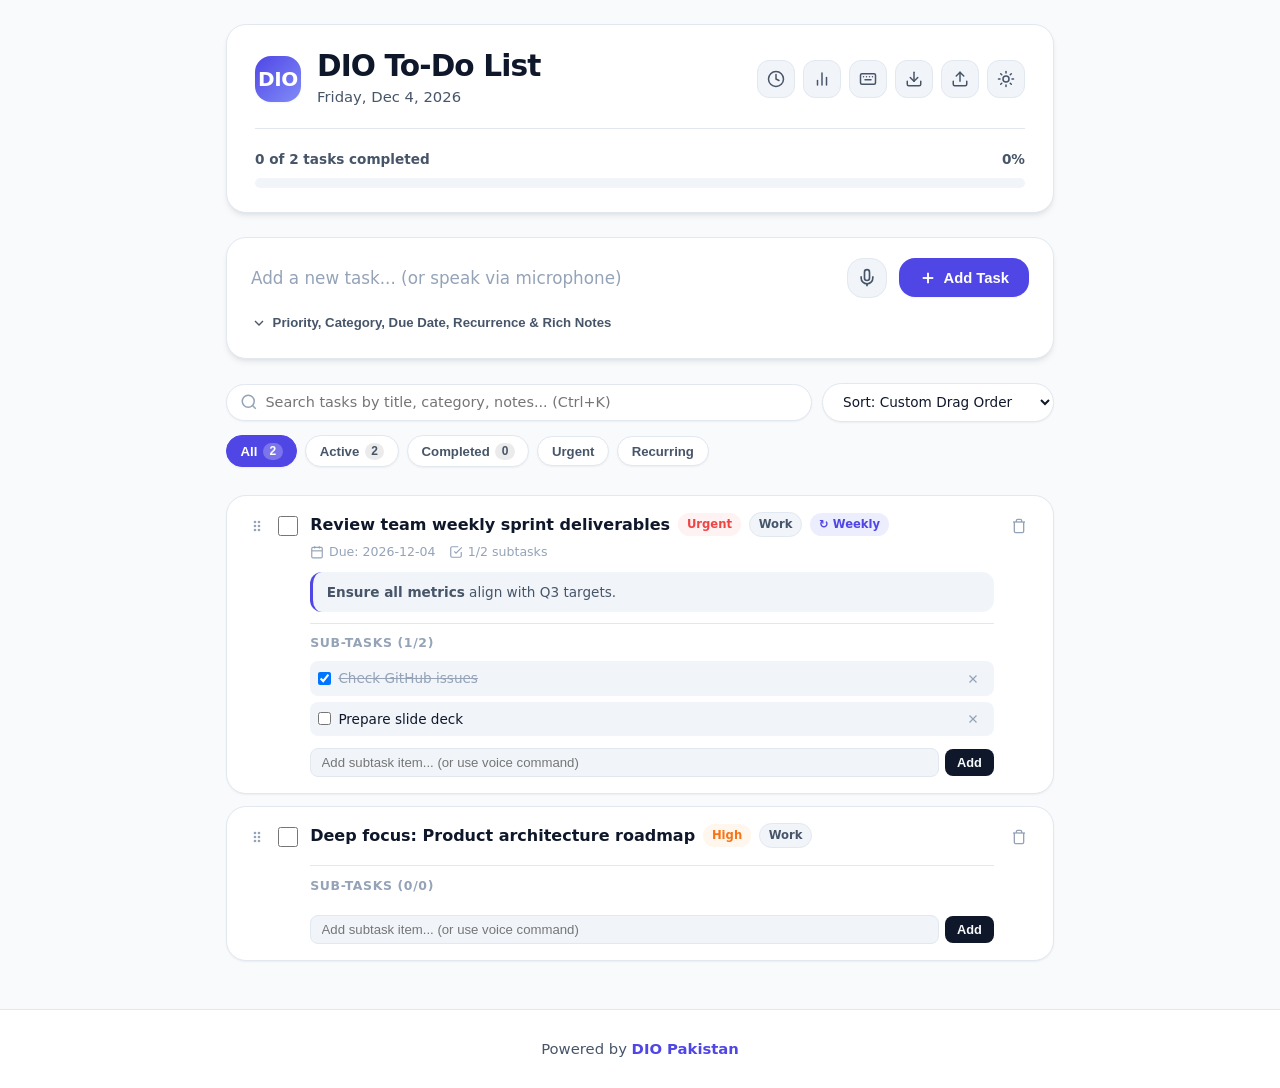
<file: index.html>
<!DOCTYPE html>
<html lang="en">
<head>
  <meta charset="UTF-8" />
  <meta name="viewport" content="width=device-width, initial-scale=1.0" />
  <title>DIO To-Do List</title>
  <meta name="description" content="DIO To-Do List - Complete Single-File Productivity Suite" />
  <style>
    /* =========================================================
       CSS VARIABLES & THEMES (Light, Dark, Deep Ocean Blue)
       ========================================================= */
    :root {
      --font-sans: system-ui, -apple-system, BlinkMacSystemFont, "Segoe UI", Roboto, Oxygen, Ubuntu, Cantarell, "Helvetica Neue", sans-serif;
      --font-mono: ui-monospace, SFMono-Regular, Menlo, Monaco, Consolas, monospace;

      /* Light Theme Defaults */
      --bg-primary: #f8fafc;
      --bg-surface: #ffffff;
      --bg-surface-subtle: #f1f5f9;
      --bg-hover: #e2e8f0;
      --border-color: #e2e8f0;
      --border-subtle: #cbd5e1;

      --text-primary: #0f172a;
      --text-secondary: #475569;
      --text-muted: #94a3b8;

      --accent-primary: #4f46e5;
      --accent-primary-hover: #4338ca;
      --accent-primary-light: #eef2ff;
      --accent-text: #ffffff;

      --priority-urgent: #ef4444;
      --priority-urgent-bg: #fef2f2;
      --priority-high: #f97316;
      --priority-high-bg: #fff7ed;
      --priority-medium: #3b82f6;
      --priority-medium-bg: #eff6ff;
      --priority-low: #10b981;
      --priority-low-bg: #ecfdf5;

      --radius-sm: 8px;
      --radius-md: 12px;
      --radius-lg: 16px;
      --radius-xl: 20px;
      --radius-full: 9999px;

      --shadow-sm: 0 1px 2px 0 rgba(0, 0, 0, 0.05);
      --shadow-md: 0 4px 6px -1px rgba(0, 0, 0, 0.08), 0 2px 4px -2px rgba(0, 0, 0, 0.06);
      --shadow-lg: 0 10px 15px -3px rgba(0, 0, 0, 0.08), 0 4px 6px -4px rgba(0, 0, 0, 0.04);
      --shadow-xl: 0 20px 25px -5px rgba(0, 0, 0, 0.1), 0 8px 10px -6px rgba(0, 0, 0, 0.05);
      --shadow-floating: 0 12px 24px -4px rgba(79, 70, 229, 0.25);

      --transition-fast: 0.15s ease;
      --transition-normal: 0.25s cubic-bezier(0.16, 1, 0.3, 1);
    }

    /* Dark Theme */
    [data-theme="dark"] {
      --bg-primary: #090d16;
      --bg-surface: #131b2e;
      --bg-surface-subtle: #1c2742;
      --bg-hover: #263456;
      --border-color: #24304d;
      --border-subtle: #33436a;

      --text-primary: #f8fafc;
      --text-secondary: #cbd5e1;
      --text-muted: #64748b;

      --accent-primary: #6366f1;
      --accent-primary-hover: #4f46e5;
      --accent-primary-light: rgba(99, 102, 241, 0.18);
      --accent-text: #ffffff;

      --priority-urgent: #f87171;
      --priority-urgent-bg: rgba(239, 68, 68, 0.15);
      --priority-high: #fb923c;
      --priority-high-bg: rgba(249, 115, 22, 0.15);
      --priority-medium: #60a5fa;
      --priority-medium-bg: rgba(59, 130, 246, 0.15);
      --priority-low: #34d399;
      --priority-low-bg: rgba(16, 185, 129, 0.15);

      --shadow-sm: 0 1px 2px 0 rgba(0, 0, 0, 0.4);
      --shadow-md: 0 4px 10px rgba(0, 0, 0, 0.5);
      --shadow-lg: 0 10px 20px rgba(0, 0, 0, 0.6);
      --shadow-xl: 0 20px 30px rgba(0, 0, 0, 0.7);
      --shadow-floating: 0 12px 24px -4px rgba(99, 102, 241, 0.3);
    }

    /* Custom Deep Ocean Blue Theme */
    [data-theme="blue"] {
      --bg-primary: #0b192c;
      --bg-surface: #1e3e62;
      --bg-surface-subtle: #244870;
      --bg-hover: #2d5584;
      --border-color: #2d5584;
      --border-subtle: #3b6b9e;

      --text-primary: #ffffff;
      --text-secondary: #d1e2f3;
      --text-muted: #8eb0d4;

      --accent-primary: #0081c9;
      --accent-primary-hover: #006eb0;
      --accent-primary-light: rgba(0, 129, 201, 0.22);
      --accent-text: #ffffff;

      --priority-urgent: #ff6b6b;
      --priority-urgent-bg: rgba(255, 107, 107, 0.2);
      --priority-high: #ffa94d;
      --priority-high-bg: rgba(255, 169, 77, 0.2);
      --priority-medium: #4dabf7;
      --priority-medium-bg: rgba(77, 171, 247, 0.2);
      --priority-low: #51cf66;
      --priority-low-bg: rgba(81, 207, 102, 0.2);

      --shadow-sm: 0 1px 2px 0 rgba(0, 0, 0, 0.3);
      --shadow-md: 0 4px 10px rgba(0, 0, 0, 0.4);
      --shadow-lg: 0 10px 20px rgba(0, 0, 0, 0.5);
      --shadow-xl: 0 20px 30px rgba(0, 0, 0, 0.6);
      --shadow-floating: 0 12px 24px -4px rgba(0, 129, 201, 0.4);
    }

    /* =========================================================
       BASE & RESET
       ========================================================= */
    *, *::before, *::after {
      box-sizing: border-box;
      margin: 0;
      padding: 0;
    }

    html {
      scroll-behavior: smooth;
      -webkit-tap-highlight-color: transparent;
    }

    body {
      font-family: var(--font-sans);
      background-color: var(--bg-primary);
      color: var(--text-primary);
      line-height: 1.5;
      min-height: 100vh;
      display: flex;
      flex-direction: column;
      transition: background-color var(--transition-normal), color var(--transition-normal);
      overflow-x: hidden;
    }

    .app-container {
      width: 100%;
      max-width: 860px;
      margin: 0 auto;
      padding: 1.5rem 1rem 3rem 1rem;
      flex: 1;
      display: flex;
      flex-direction: column;
      gap: 1.5rem;
    }

    /* =========================================================
       HEADER & MOBILE RESPONSIVENESS
       ========================================================= */
    .header-card {
      background: var(--bg-surface);
      border: 1px solid var(--border-color);
      border-radius: var(--radius-xl);
      padding: 1.5rem 1.75rem;
      box-shadow: var(--shadow-md);
      transition: all var(--transition-normal);
    }

    .header-top {
      display: flex;
      align-items: center;
      justify-content: space-between;
      gap: 1rem;
      flex-wrap: wrap;
    }

    .header-brand {
      display: flex;
      align-items: center;
      gap: 1rem;
    }

    .logo-badge {
      width: 46px;
      height: 46px;
      border-radius: var(--radius-lg);
      background: linear-gradient(135deg, var(--accent-primary), #818cf8);
      color: #ffffff;
      display: flex;
      align-items: center;
      justify-content: center;
      font-weight: 800;
      font-size: 1.25rem;
      letter-spacing: -0.02em;
      box-shadow: var(--shadow-sm);
      flex-shrink: 0;
    }

    .header-titles {
      display: flex;
      flex-direction: column;
    }

    .app-title {
      font-size: 1.85rem;
      font-weight: 800;
      letter-spacing: -0.03em;
      color: var(--text-primary);
      line-height: 1.15;
    }

    .header-date {
      font-size: 0.925rem;
      font-weight: 500;
      color: var(--text-secondary);
      margin-top: 0.2rem;
    }

    .header-controls {
      display: flex;
      align-items: center;
      gap: 0.5rem;
      flex-wrap: wrap;
    }

    .icon-btn {
      background: var(--bg-surface-subtle);
      border: 1px solid var(--border-color);
      color: var(--text-secondary);
      border-radius: var(--radius-md);
      width: 38px;
      height: 38px;
      display: inline-flex;
      align-items: center;
      justify-content: center;
      cursor: pointer;
      transition: all var(--transition-fast);
      position: relative;
    }

    .icon-btn:hover {
      background: var(--bg-hover);
      color: var(--text-primary);
      border-color: var(--border-subtle);
      transform: translateY(-1px);
    }

    .icon-btn:active {
      transform: translateY(0);
    }

    .icon-btn svg {
      width: 18px;
      height: 18px;
      stroke-width: 2;
      stroke: currentColor;
      fill: none;
      stroke-linecap: round;
      stroke-linejoin: round;
    }

    /* Mobile media queries: prominent title, date & centered controls */
    @media (max-width: 640px) {
      .header-card {
        padding: 1.25rem 1rem;
        text-align: center;
      }
      .header-top {
        flex-direction: column;
        align-items: center;
        justify-content: center;
        gap: 1rem;
      }
      .header-brand {
        flex-direction: column;
        align-items: center;
        text-align: center;
        gap: 0.75rem;
      }
      .app-title {
        font-size: 2.15rem !important;
        font-weight: 900;
        line-height: 1.1;
      }
      .header-date {
        font-size: 1.05rem !important;
        font-weight: 600;
        margin-top: 0.35rem;
      }
      .header-controls {
        width: 100%;
        justify-content: center;
        gap: 0.65rem;
      }
      .icon-btn {
        width: 42px;
        height: 42px;
      }
    }

    /* =========================================================
       PROGRESS BAR
       ========================================================= */
    .progress-section {
      margin-top: 1.25rem;
      padding-top: 1.25rem;
      border-top: 1px solid var(--border-color);
    }

    .progress-labels {
      display: flex;
      justify-content: space-between;
      align-items: center;
      font-size: 0.85rem;
      font-weight: 600;
      color: var(--text-secondary);
      margin-bottom: 0.5rem;
    }

    .progress-track {
      width: 100%;
      height: 10px;
      background: var(--bg-surface-subtle);
      border-radius: var(--radius-full);
      overflow: hidden;
      position: relative;
    }

    .progress-fill {
      height: 100%;
      background: linear-gradient(90deg, var(--accent-primary), #10b981);
      border-radius: var(--radius-full);
      transition: width 0.4s cubic-bezier(0.16, 1, 0.3, 1);
      width: 0%;
    }

    /* =========================================================
       TASK INPUT AREA
       ========================================================= */
    .task-input-card {
      background: var(--bg-surface);
      border: 1px solid var(--border-color);
      border-radius: var(--radius-xl);
      padding: 1.25rem 1.5rem;
      box-shadow: var(--shadow-md);
      display: flex;
      flex-direction: column;
      gap: 0.85rem;
      transition: all var(--transition-normal);
    }

    .task-input-main {
      display: flex;
      align-items: center;
      gap: 0.75rem;
    }

    .task-main-input {
      flex: 1;
      font-family: inherit;
      font-size: 1.05rem;
      font-weight: 500;
      color: var(--text-primary);
      background: transparent;
      border: none;
      outline: none;
    }

    .task-main-input::placeholder {
      color: var(--text-muted);
    }

    .voice-btn {
      background: var(--bg-surface-subtle);
      border: 1px solid var(--border-color);
      color: var(--text-secondary);
      border-radius: var(--radius-lg);
      width: 40px;
      height: 40px;
      display: inline-flex;
      align-items: center;
      justify-content: center;
      cursor: pointer;
      transition: all var(--transition-fast);
      flex-shrink: 0;
    }

    .voice-btn:hover {
      color: var(--text-primary);
      background: var(--bg-hover);
    }

    .voice-btn.listening {
      background: #ef4444;
      color: #ffffff;
      border-color: #dc2626;
      animation: pulse 1.2s infinite;
    }

    @keyframes pulse {
      0% { transform: scale(1); box-shadow: 0 0 0 0 rgba(239, 68, 68, 0.5); }
      70% { transform: scale(1.05); box-shadow: 0 0 0 10px rgba(239, 68, 68, 0); }
      100% { transform: scale(1); box-shadow: 0 0 0 0 rgba(239, 68, 68, 0); }
    }

    .add-task-btn {
      background: var(--accent-primary);
      color: var(--accent-text);
      border: none;
      border-radius: var(--radius-lg);
      padding: 0.65rem 1.25rem;
      font-size: 0.925rem;
      font-weight: 600;
      display: inline-flex;
      align-items: center;
      gap: 0.4rem;
      cursor: pointer;
      transition: all var(--transition-fast);
      box-shadow: var(--shadow-sm);
      flex-shrink: 0;
    }

    .add-task-btn:hover {
      background: var(--accent-primary-hover);
      transform: translateY(-1px);
      box-shadow: var(--shadow-md);
    }

    .voice-banner {
      display: none;
      padding: 0.6rem 0.9rem;
      border-radius: var(--radius-md);
      font-size: 0.85rem;
      animation: fadeIn 0.2s ease-out;
    }

    .voice-banner.active {
      display: flex;
      align-items: center;
      justify-content: space-between;
      background: #fef2f2;
      border: 1px solid #fecaca;
      color: #b91c1c;
    }

    [data-theme="dark"] .voice-banner.active {
      background: rgba(239, 68, 68, 0.15);
      border-color: rgba(239, 68, 68, 0.3);
      color: #fca5a5;
    }

    .voice-feedback {
      display: none;
      padding: 0.6rem 0.9rem;
      border-radius: var(--radius-md);
      font-size: 0.85rem;
      font-weight: 500;
    }

    .voice-feedback.success {
      display: flex;
      align-items: center;
      gap: 0.5rem;
      background: #ecfdf5;
      border: 1px solid #a7f3d0;
      color: #065f46;
    }

    .voice-feedback.error {
      display: flex;
      align-items: center;
      gap: 0.5rem;
      background: #fef2f2;
      border: 1px solid #fecaca;
      color: #991b1b;
    }

    [data-theme="dark"] .voice-feedback.success {
      background: rgba(16, 185, 129, 0.15);
      border-color: rgba(16, 185, 129, 0.3);
      color: #6ee7b7;
    }

    [data-theme="dark"] .voice-feedback.error {
      background: rgba(239, 68, 68, 0.15);
      border-color: rgba(239, 68, 68, 0.3);
      color: #fca5a5;
    }

    .task-details-toggle {
      background: none;
      border: none;
      color: var(--text-secondary);
      font-size: 0.825rem;
      font-weight: 600;
      cursor: pointer;
      display: inline-flex;
      align-items: center;
      gap: 0.35rem;
      padding: 0.2rem 0;
    }

    .task-details-toggle:hover {
      color: var(--text-primary);
    }

    .task-details-panel {
      display: none;
      flex-direction: column;
      gap: 0.85rem;
      padding-top: 0.85rem;
      border-top: 1px dashed var(--border-color);
    }

    .task-details-panel.open {
      display: flex;
    }

    .details-grid {
      display: grid;
      grid-template-columns: repeat(auto-fit, minmax(180px, 1fr));
      gap: 0.75rem;
    }

    .form-group {
      display: flex;
      flex-direction: column;
      gap: 0.3rem;
    }

    .form-group label {
      font-size: 0.75rem;
      font-weight: 700;
      text-transform: uppercase;
      letter-spacing: 0.04em;
      color: var(--text-muted);
    }

    .form-select, .form-input {
      font-family: inherit;
      font-size: 0.875rem;
      padding: 0.5rem 0.75rem;
      border-radius: var(--radius-md);
      border: 1px solid var(--border-color);
      background: var(--bg-surface-subtle);
      color: var(--text-primary);
      outline: none;
      transition: border-color var(--transition-fast);
    }

    .form-select:focus, .form-input:focus {
      border-color: var(--accent-primary);
    }

    /* Rich Text Toolbar for Task Notes */
    .richtext-toolbar {
      display: flex;
      align-items: center;
      gap: 0.25rem;
      background: var(--bg-surface-subtle);
      border: 1px solid var(--border-color);
      border-bottom: none;
      border-top-left-radius: var(--radius-md);
      border-top-right-radius: var(--radius-md);
      padding: 0.35rem 0.5rem;
      flex-wrap: wrap;
    }

    .rt-btn {
      background: transparent;
      border: none;
      color: var(--text-secondary);
      border-radius: var(--radius-sm);
      width: 28px;
      height: 28px;
      display: inline-flex;
      align-items: center;
      justify-content: center;
      font-size: 0.85rem;
      font-weight: 700;
      cursor: pointer;
    }

    .rt-btn:hover {
      background: var(--bg-hover);
      color: var(--text-primary);
    }

    .richtext-editor {
      min-height: 70px;
      max-height: 160px;
      overflow-y: auto;
      border: 1px solid var(--border-color);
      border-bottom-left-radius: var(--radius-md);
      border-bottom-right-radius: var(--radius-md);
      padding: 0.6rem 0.75rem;
      font-size: 0.875rem;
      color: var(--text-primary);
      background: var(--bg-surface-subtle);
      outline: none;
    }

    .richtext-editor:focus {
      border-color: var(--accent-primary);
    }

    /* =========================================================
       SEARCH, FILTERS & CATEGORIES
       ========================================================= */
    .controls-bar {
      display: flex;
      flex-direction: column;
      gap: 0.85rem;
    }

    .search-row {
      display: flex;
      gap: 0.65rem;
      align-items: center;
    }

    .search-box {
      flex: 1;
      position: relative;
      display: flex;
      align-items: center;
    }

    .search-icon {
      position: absolute;
      left: 0.85rem;
      color: var(--text-muted);
      pointer-events: none;
      width: 18px;
      height: 18px;
    }

    .search-input {
      width: 100%;
      padding: 0.6rem 1rem 0.6rem 2.4rem;
      border-radius: var(--radius-xl);
      border: 1px solid var(--border-color);
      background: var(--bg-surface);
      color: var(--text-primary);
      font-family: inherit;
      font-size: 0.9rem;
      outline: none;
      box-shadow: var(--shadow-sm);
      transition: all var(--transition-fast);
    }

    .search-input:focus {
      border-color: var(--accent-primary);
      box-shadow: 0 0 0 3px var(--accent-primary-light);
    }

    .sort-select {
      font-family: inherit;
      font-size: 0.85rem;
      font-weight: 500;
      padding: 0.6rem 1rem;
      border-radius: var(--radius-xl);
      border: 1px solid var(--border-color);
      background: var(--bg-surface);
      color: var(--text-primary);
      outline: none;
      cursor: pointer;
      box-shadow: var(--shadow-sm);
    }

    .filter-pills {
      display: flex;
      align-items: center;
      gap: 0.5rem;
      overflow-x: auto;
      padding-bottom: 0.25rem;
      scrollbar-width: none;
    }

    .filter-pills::-webkit-scrollbar {
      display: none;
    }

    .filter-pill {
      background: var(--bg-surface);
      border: 1px solid var(--border-color);
      color: var(--text-secondary);
      padding: 0.4rem 0.85rem;
      border-radius: var(--radius-full);
      font-size: 0.825rem;
      font-weight: 600;
      cursor: pointer;
      white-space: nowrap;
      transition: all var(--transition-fast);
      box-shadow: var(--shadow-sm);
      display: inline-flex;
      align-items: center;
      gap: 0.35rem;
    }

    .filter-pill:hover {
      background: var(--bg-surface-subtle);
      color: var(--text-primary);
    }

    .filter-pill.active {
      background: var(--accent-primary);
      color: var(--accent-text);
      border-color: var(--accent-primary);
    }

    .filter-count {
      background: rgba(0, 0, 0, 0.08);
      padding: 0.1rem 0.4rem;
      border-radius: var(--radius-full);
      font-size: 0.75rem;
    }

    .filter-pill.active .filter-count {
      background: rgba(255, 255, 255, 0.25);
    }

    /* =========================================================
       TASK LIST & DRAG-AND-DROP REORDERING
       ========================================================= */
    .task-list {
      list-style: none;
      display: flex;
      flex-direction: column;
      gap: 0.75rem;
    }

    .task-item {
      background: var(--bg-surface);
      border: 1px solid var(--border-color);
      border-radius: var(--radius-xl);
      padding: 1rem 1.25rem;
      box-shadow: var(--shadow-sm);
      display: flex;
      flex-direction: column;
      gap: 0.75rem;
      transition: transform var(--transition-fast), box-shadow var(--transition-fast), border-color var(--transition-fast);
      position: relative;
    }

    .task-item:hover {
      box-shadow: var(--shadow-md);
      border-color: var(--border-subtle);
    }

    .task-item.dragging {
      opacity: 0.5;
      transform: scale(0.98);
      border-style: dashed;
    }

    .task-item.drag-over {
      border-color: var(--accent-primary);
      box-shadow: 0 0 0 2px var(--accent-primary);
    }

    .task-item.completed-task {
      opacity: 0.7;
    }

    .task-item.completed-task .task-title-text {
      text-decoration: line-through;
      color: var(--text-muted);
    }

    .task-main-row {
      display: flex;
      align-items: flex-start;
      gap: 0.75rem;
    }

    .drag-handle {
      cursor: grab;
      color: var(--text-muted);
      margin-top: 0.25rem;
      padding: 0.1rem;
      display: inline-flex;
      align-items: center;
      justify-content: center;
    }

    .drag-handle:active {
      cursor: grabbing;
    }

    .task-checkbox {
      margin-top: 0.25rem;
      width: 20px;
      height: 20px;
      border-radius: var(--radius-sm);
      accent-color: var(--accent-primary);
      cursor: pointer;
    }

    .task-content {
      flex: 1;
      display: flex;
      flex-direction: column;
      gap: 0.35rem;
      min-width: 0;
    }

    .task-title-row {
      display: flex;
      align-items: center;
      gap: 0.5rem;
      flex-wrap: wrap;
    }

    .task-title-text {
      font-size: 1rem;
      font-weight: 600;
      color: var(--text-primary);
      word-break: break-word;
    }

    .badge {
      font-size: 0.725rem;
      font-weight: 700;
      padding: 0.18rem 0.55rem;
      border-radius: var(--radius-full);
      display: inline-flex;
      align-items: center;
      gap: 0.25rem;
      text-transform: capitalize;
    }

    .badge-urgent { background: var(--priority-urgent-bg); color: var(--priority-urgent); }
    .badge-high { background: var(--priority-high-bg); color: var(--priority-high); }
    .badge-medium { background: var(--priority-medium-bg); color: var(--priority-medium); }
    .badge-low { background: var(--priority-low-bg); color: var(--priority-low); }

    .badge-category {
      background: var(--bg-surface-subtle);
      color: var(--text-secondary);
      border: 1px solid var(--border-color);
    }

    .badge-recurring {
      background: rgba(129, 140, 248, 0.15);
      color: #4f46e5;
    }

    [data-theme="dark"] .badge-recurring {
      color: #a5b4fc;
    }

    .task-meta-row {
      display: flex;
      align-items: center;
      gap: 0.85rem;
      font-size: 0.785rem;
      color: var(--text-muted);
      flex-wrap: wrap;
    }

    .meta-item {
      display: inline-flex;
      align-items: center;
      gap: 0.3rem;
    }

    .meta-item.overdue {
      color: #ef4444;
      font-weight: 600;
    }

    .task-actions {
      display: flex;
      align-items: center;
      gap: 0.35rem;
    }

    .action-btn {
      background: transparent;
      border: none;
      color: var(--text-muted);
      padding: 0.35rem;
      border-radius: var(--radius-sm);
      cursor: pointer;
      display: inline-flex;
      align-items: center;
      justify-content: center;
      transition: all var(--transition-fast);
    }

    .action-btn:hover {
      background: var(--bg-surface-subtle);
      color: var(--text-primary);
    }

    .action-btn.delete-btn:hover {
      color: #ef4444;
      background: #fef2f2;
    }

    [data-theme="dark"] .action-btn.delete-btn:hover {
      background: rgba(239, 68, 68, 0.2);
    }

    /* Sub-tasks Section */
    .subtasks-box {
      margin-top: 0.35rem;
      padding-top: 0.65rem;
      border-top: 1px solid var(--border-color);
      display: flex;
      flex-direction: column;
      gap: 0.5rem;
    }

    .subtask-header {
      display: flex;
      align-items: center;
      justify-content: space-between;
      font-size: 0.78rem;
      font-weight: 700;
      text-transform: uppercase;
      letter-spacing: 0.05em;
      color: var(--text-muted);
    }

    .subtask-list {
      list-style: none;
      display: flex;
      flex-direction: column;
      gap: 0.35rem;
    }

    .subtask-item {
      display: flex;
      align-items: center;
      justify-content: space-between;
      gap: 0.5rem;
      padding: 0.3rem 0.5rem;
      background: var(--bg-surface-subtle);
      border-radius: var(--radius-sm);
      font-size: 0.85rem;
    }

    .subtask-label {
      display: flex;
      align-items: center;
      gap: 0.45rem;
      cursor: pointer;
      flex: 1;
    }

    .subtask-label.completed span {
      text-decoration: line-through;
      color: var(--text-muted);
    }

    .subtask-add-form {
      display: flex;
      align-items: center;
      gap: 0.4rem;
      margin-top: 0.2rem;
    }

    .subtask-input {
      flex: 1;
      padding: 0.4rem 0.65rem;
      border-radius: var(--radius-sm);
      border: 1px solid var(--border-color);
      background: var(--bg-surface-subtle);
      color: var(--text-primary);
      font-size: 0.825rem;
      outline: none;
    }

    .subtask-input:focus {
      border-color: var(--accent-primary);
    }

    .subtask-btn {
      padding: 0.4rem 0.75rem;
      background: var(--text-primary);
      color: var(--bg-primary);
      border: none;
      border-radius: var(--radius-sm);
      font-size: 0.8rem;
      font-weight: 600;
      cursor: pointer;
    }

    .task-notes-preview {
      background: var(--bg-surface-subtle);
      padding: 0.6rem 0.85rem;
      border-radius: var(--radius-md);
      font-size: 0.85rem;
      color: var(--text-secondary);
      border-left: 3px solid var(--accent-primary);
      margin-top: 0.3rem;
    }

    .empty-state {
      text-align: center;
      padding: 3rem 1.5rem;
      background: var(--bg-surface);
      border: 2px dashed var(--border-color);
      border-radius: var(--radius-xl);
      color: var(--text-muted);
      display: flex;
      flex-direction: column;
      align-items: center;
      gap: 0.75rem;
    }

    .empty-state svg {
      width: 48px;
      height: 48px;
      color: var(--text-muted);
      opacity: 0.6;
    }

    /* =========================================================
       MODALS (Pomodoro, Analytics, Shortcuts)
       ========================================================= */
    .modal-overlay {
      position: fixed;
      inset: 0;
      background: rgba(0, 0, 0, 0.6);
      backdrop-filter: blur(4px);
      display: none;
      align-items: center;
      justify-content: center;
      z-index: 1000;
      padding: 1rem;
      animation: fadeIn 0.2s ease-out;
    }

    .modal-overlay.open {
      display: flex;
    }

    .modal-card {
      background: var(--bg-surface);
      border: 1px solid var(--border-color);
      border-radius: var(--radius-xl);
      box-shadow: var(--shadow-xl);
      width: 100%;
      max-width: 540px;
      max-height: 90vh;
      overflow-y: auto;
      padding: 1.75rem;
      position: relative;
      animation: modalPop 0.25s cubic-bezier(0.16, 1, 0.3, 1);
    }

    @keyframes modalPop {
      0% { transform: scale(0.95) translateY(10px); opacity: 0; }
      100% { transform: scale(1) translateY(0); opacity: 1; }
    }

    @keyframes fadeIn {
      from { opacity: 0; }
      to { opacity: 1; }
    }

    .modal-header {
      display: flex;
      align-items: center;
      justify-content: space-between;
      margin-bottom: 1.25rem;
      padding-bottom: 0.75rem;
      border-bottom: 1px solid var(--border-color);
    }

    .modal-title {
      font-size: 1.25rem;
      font-weight: 700;
      color: var(--text-primary);
      display: flex;
      align-items: center;
      gap: 0.5rem;
    }

    .modal-close {
      background: transparent;
      border: none;
      color: var(--text-muted);
      cursor: pointer;
      padding: 0.3rem;
      border-radius: var(--radius-sm);
    }

    .modal-close:hover {
      color: var(--text-primary);
      background: var(--bg-hover);
    }

    /* Pomodoro Timer Modal */
    .pomo-display {
      text-align: center;
      padding: 1.5rem 0;
    }

    .pomo-mode-tabs {
      display: flex;
      justify-content: center;
      gap: 0.5rem;
      margin-bottom: 1.25rem;
    }

    .pomo-tab {
      padding: 0.4rem 0.85rem;
      border-radius: var(--radius-full);
      border: 1px solid var(--border-color);
      background: var(--bg-surface-subtle);
      color: var(--text-secondary);
      font-size: 0.85rem;
      font-weight: 600;
      cursor: pointer;
    }

    .pomo-tab.active {
      background: var(--accent-primary);
      color: #fff;
      border-color: var(--accent-primary);
    }

    .pomo-time {
      font-family: var(--font-mono);
      font-size: 4rem;
      font-weight: 800;
      letter-spacing: -0.02em;
      color: var(--text-primary);
      margin-bottom: 1.25rem;
    }

    .pomo-controls {
      display: flex;
      justify-content: center;
      gap: 0.75rem;
    }

    .pomo-btn {
      padding: 0.65rem 1.5rem;
      border-radius: var(--radius-lg);
      font-weight: 700;
      font-size: 0.95rem;
      cursor: pointer;
      border: none;
    }

    .pomo-btn.start { background: var(--accent-primary); color: #fff; }
    .pomo-btn.pause { background: #f97316; color: #fff; }
    .pomo-btn.reset { background: var(--bg-surface-subtle); border: 1px solid var(--border-color); color: var(--text-primary); }

    /* Analytics Modal */
    .analytics-grid {
      display: grid;
      grid-template-columns: repeat(2, 1fr);
      gap: 1rem;
      margin-bottom: 1.5rem;
    }

    .stat-card {
      background: var(--bg-surface-subtle);
      padding: 1rem;
      border-radius: var(--radius-lg);
      border: 1px solid var(--border-color);
      text-align: center;
    }

    .stat-value {
      font-size: 1.85rem;
      font-weight: 800;
      color: var(--accent-primary);
    }

    .stat-label {
      font-size: 0.8rem;
      font-weight: 600;
      color: var(--text-muted);
      text-transform: uppercase;
      letter-spacing: 0.04em;
    }

    .analytics-bars {
      display: flex;
      flex-direction: column;
      gap: 0.75rem;
    }

    .bar-row {
      display: flex;
      flex-direction: column;
      gap: 0.25rem;
    }

    .bar-meta {
      display: flex;
      justify-content: space-between;
      font-size: 0.8rem;
      font-weight: 600;
      color: var(--text-secondary);
    }

    .bar-track {
      height: 8px;
      background: var(--bg-surface-subtle);
      border-radius: var(--radius-full);
      overflow: hidden;
    }

    .bar-fill {
      height: 100%;
      background: var(--accent-primary);
      border-radius: var(--radius-full);
    }

    /* Shortcuts Table */
    .shortcuts-list {
      display: flex;
      flex-direction: column;
      gap: 0.65rem;
    }

    .shortcut-row {
      display: flex;
      align-items: center;
      justify-content: space-between;
      padding: 0.45rem 0.65rem;
      background: var(--bg-surface-subtle);
      border-radius: var(--radius-md);
      font-size: 0.875rem;
    }

    .shortcut-key {
      font-family: var(--font-mono);
      background: var(--bg-surface);
      border: 1px solid var(--border-subtle);
      border-bottom-width: 2px;
      padding: 0.15rem 0.5rem;
      border-radius: var(--radius-sm);
      font-size: 0.75rem;
      font-weight: 700;
      color: var(--text-primary);
    }

    /* =========================================================
       FLOATING SCROLL TO TOP BUTTON
       ========================================================= */
    .scroll-top-btn {
      position: fixed;
      bottom: 2rem;
      right: 2rem;
      width: 48px;
      height: 48px;
      border-radius: var(--radius-full);
      background: var(--accent-primary);
      color: var(--accent-text);
      border: none;
      box-shadow: var(--shadow-floating);
      display: flex;
      align-items: center;
      justify-content: center;
      cursor: pointer;
      opacity: 0;
      visibility: hidden;
      transform: translateY(15px);
      transition: all var(--transition-normal);
      z-index: 99;
    }

    .scroll-top-btn.visible {
      opacity: 1;
      visibility: visible;
      transform: translateY(0);
    }

    .scroll-top-btn:hover {
      background: var(--accent-primary-hover);
      transform: translateY(-3px);
      box-shadow: 0 16px 28px -4px rgba(79, 70, 229, 0.4);
    }

    .scroll-top-btn svg {
      width: 22px;
      height: 22px;
      stroke-width: 2.5;
    }

    /* =========================================================
       FOOTER
       ========================================================= */
    .app-footer {
      width: 100%;
      text-align: center;
      padding: 1.75rem 1rem;
      font-size: 0.925rem;
      font-weight: 500;
      color: var(--text-secondary);
      border-top: 1px solid var(--border-color);
      background: var(--bg-surface);
      margin-top: auto;
    }

    .app-footer a {
      color: var(--accent-primary);
      text-decoration: none;
      font-weight: 700;
      transition: color var(--transition-fast);
    }

    .app-footer a:hover {
      text-decoration: underline;
      color: var(--accent-primary-hover);
    }

    #import-file-input {
      display: none;
    }
  </style>
</head>
<body>

  <!-- Floating Scroll To Top Button -->
  <button id="scroll-top-btn" class="scroll-top-btn" aria-label="Scroll to top of page" title="Scroll to top">
    <svg viewBox="0 0 24 24" fill="none" stroke="currentColor" stroke-linecap="round" stroke-linejoin="round">
      <path d="m18 15-6-6-6 6"/>
    </svg>
  </button>

  <div class="app-container">
    <!-- Header -->
    <header class="header-card">
      <div class="header-top">
        <div class="header-brand">
          <div class="logo-badge">DIO</div>
          <div class="header-titles">
            <h1 class="app-title" id="app-title">DIO To-Do List</h1>
            <p class="header-date" id="header-date">Loading date...</p>
          </div>
        </div>

        <!-- Centered Control Icons on Mobile View -->
        <div class="header-controls">
          <button class="icon-btn" id="btn-open-pomo" title="Pomodoro Timer (P)" aria-label="Open Pomodoro Timer">
            <svg viewBox="0 0 24 24"><circle cx="12" cy="12" r="10"/><polyline points="12 6 12 12 16 14"/></svg>
          </button>
          <button class="icon-btn" id="btn-open-analytics" title="Productivity Analytics (A)" aria-label="Open Analytics">
            <svg viewBox="0 0 24 24"><line x1="18" y1="20" x2="18" y2="10"/><line x1="12" y1="20" x2="12" y2="4"/><line x1="6" y1="20" x2="6" y2="14"/></svg>
          </button>
          <button class="icon-btn" id="btn-open-shortcuts" title="Keyboard Shortcuts (?)" aria-label="Open Keyboard Shortcuts">
            <svg viewBox="0 0 24 24"><rect width="20" height="14" x="2" y="5" rx="2"/><line x1="6" x2="6.01" y1="9" y2="9"/><line x1="10" x2="10.01" y1="9" y2="9"/><line x1="14" x2="14.01" y1="9" y2="9"/><line x1="18" x2="18.01" y1="9" y2="9"/><line x1="8" x2="16" y1="13" y2="13"/></svg>
          </button>
          <button class="icon-btn" id="btn-export" title="Export Tasks (JSON)" aria-label="Export Tasks">
            <svg viewBox="0 0 24 24"><path d="M21 15v4a2 2 0 0 1-2 2H5a2 2 0 0 1-2-2v-4"/><polyline points="7 10 12 15 17 10"/><line x1="12" x2="12" y1="15" y2="3"/></svg>
          </button>
          <button class="icon-btn" id="btn-import-trigger" title="Import Tasks (JSON)" aria-label="Import Tasks">
            <svg viewBox="0 0 24 24"><path d="M21 15v4a2 2 0 0 1-2 2H5a2 2 0 0 1-2-2v-4"/><polyline points="17 8 12 3 7 8"/><line x1="12" x2="12" y1="3" y2="15"/></svg>
          </button>
          <button class="icon-btn" id="btn-theme-toggle" title="Switch Theme (Light, Dark, Custom Blue)" aria-label="Switch Theme">
            <svg id="theme-icon" viewBox="0 0 24 24"><circle cx="12" cy="12" r="4"/><path d="M12 2v2"/><path d="M12 20v2"/><path d="m4.93 4.93 1.41 1.41"/><path d="m17.66 17.66 1.41 1.41"/><path d="M2 12h2"/><path d="M20 12h2"/><path d="m6.34 17.66-1.41 1.41"/><path d="m19.07 4.93-1.41 1.41"/></svg>
          </button>
        </div>
      </div>

      <!-- Task Completion Progress Bar -->
      <div class="progress-section">
        <div class="progress-labels">
          <span id="progress-text">0 of 0 tasks completed</span>
          <span id="progress-pct">0%</span>
        </div>
        <div class="progress-track">
          <div class="progress-fill" id="progress-fill"></div>
        </div>
      </div>
    </header>

    <!-- Task Input Section with Voice Integration -->
    <section class="task-input-card">
      <div class="task-input-main">
        <input
          type="text"
          id="task-title-input"
          class="task-main-input"
          placeholder="Add a new task... (or speak via microphone)"
          autocomplete="off"
        />
        <button id="btn-voice-input" class="voice-btn" title="Voice Input (Say 'add subtask to [task] [subtask]')">
          <svg viewBox="0 0 24 24" width="20" height="20" stroke="currentColor" fill="none" stroke-width="2"><path d="M12 2a3 3 0 0 0-3 3v7a3 3 0 0 0 6 0V5a3 3 0 0 0-3-3Z"/><path d="M19 10v2a7 7 0 0 1-14 0v-2"/><line x1="12" x2="12" y1="19" y2="22"/></svg>
        </button>
        <button id="btn-add-task" class="add-task-btn">
          <svg viewBox="0 0 24 24" width="18" height="18" stroke="currentColor" fill="none" stroke-width="2.5"><line x1="12" y1="5" x2="12" y2="19"/><line x1="5" y1="12" x2="19" y2="12"/></svg>
          <span>Add Task</span>
        </button>
      </div>

      <!-- Voice Listening Active Banner -->
      <div id="voice-banner" class="voice-banner">
        <span id="voice-status-text">🎙️ Listening... Speak your task or say "add subtask to [task] [subtask]"</span>
        <button id="btn-stop-voice" class="subtask-btn" style="padding: 0.2rem 0.5rem;">Done</button>
      </div>

      <!-- Voice Feedback Banner -->
      <div id="voice-feedback" class="voice-feedback"></div>

      <!-- Expandable Options Toggle -->
      <div>
        <button type="button" id="toggle-details-btn" class="task-details-toggle">
          <svg viewBox="0 0 24 24" width="16" height="16" stroke="currentColor" fill="none" stroke-width="2"><path d="m6 9 6 6 6-6"/></svg>
          <span>Priority, Category, Due Date, Recurrence & Rich Notes</span>
        </button>
      </div>

      <!-- Expandable Advanced Details Panel -->
      <div id="task-details-panel" class="task-details-panel">
        <div class="details-grid">
          <div class="form-group">
            <label for="task-priority">Priority</label>
            <select id="task-priority" class="form-select">
              <option value="medium">Medium</option>
              <option value="urgent">Urgent</option>
              <option value="high">High</option>
              <option value="low">Low</option>
            </select>
          </div>

          <div class="form-group">
            <label for="task-category">Category</label>
            <select id="task-category" class="form-select">
              <option value="Work">Work</option>
              <option value="Personal">Personal</option>
              <option value="Shopping">Shopping</option>
              <option value="Health">Health</option>
              <option value="Learning">Learning</option>
            </select>
          </div>

          <div class="form-group">
            <label for="task-due-date">Due Date</label>
            <input type="date" id="task-due-date" class="form-input" />
          </div>

          <div class="form-group">
            <label for="task-recurrence">Recurrence</label>
            <select id="task-recurrence" class="form-select">
              <option value="none">None (Single Task)</option>
              <option value="daily">Daily</option>
              <option value="weekly">Weekly</option>
              <option value="monthly">Monthly</option>
            </select>
          </div>
        </div>

        <!-- Rich Text Notes -->
        <div class="form-group">
          <label>Rich Text Notes</label>
          <div class="richtext-toolbar">
            <button type="button" class="rt-btn" onclick="formatRichText('bold')" title="Bold (Ctrl+B)"><b>B</b></button>
            <button type="button" class="rt-btn" onclick="formatRichText('italic')" title="Italic (Ctrl+I)"><i>I</i></button>
            <button type="button" class="rt-btn" onclick="formatRichText('strikeThrough')" title="Strikethrough"><s>S</s></button>
            <button type="button" class="rt-btn" onclick="formatRichText('insertUnorderedList')" title="Bullet List">• List</button>
            <button type="button" class="rt-btn" onclick="formatRichText('formatBlock', '<h3>')" title="Heading">H3</button>
          </div>
          <div id="task-notes-editor" class="richtext-editor" contenteditable="true" placeholder="Add formatted task notes..."></div>
        </div>
      </div>
    </section>

    <!-- Controls Bar: Search & Filters -->
    <section class="controls-bar">
      <div class="search-row">
        <div class="search-box">
          <svg class="search-icon" viewBox="0 0 24 24" fill="none" stroke="currentColor" stroke-width="2"><circle cx="11" cy="11" r="8"/><path d="m21 21-4.3-4.3"/></svg>
          <input type="text" id="search-input" class="search-input" placeholder="Search tasks by title, category, notes... (Ctrl+K)" />
        </div>
        <select id="sort-select" class="sort-select" title="Sort Tasks">
          <option value="order">Sort: Custom Drag Order</option>
          <option value="dueDate">Sort: Due Date (Earliest)</option>
          <option value="priority">Sort: Priority (Urgent first)</option>
          <option value="title">Sort: Title (A-Z)</option>
          <option value="created">Sort: Recently Added</option>
        </select>
      </div>

      <div class="filter-pills" id="status-filters">
        <button class="filter-pill active" data-filter="all">All <span class="filter-count" id="count-all">0</span></button>
        <button class="filter-pill" data-filter="active">Active <span class="filter-count" id="count-active">0</span></button>
        <button class="filter-pill" data-filter="completed">Completed <span class="filter-count" id="count-completed">0</span></button>
        <button class="filter-pill" data-filter="urgent">Urgent</button>
        <button class="filter-pill" data-filter="recurring">Recurring</button>
      </div>
    </section>

    <!-- Task List -->
    <main>
      <ul id="task-list" class="task-list"></ul>
      <div id="empty-state" class="empty-state" style="display: none;">
        <svg viewBox="0 0 24 24" fill="none" stroke="currentColor" stroke-width="1.5"><rect width="18" height="18" x="3" y="3" rx="2"/><path d="m9 12 2 2 4-4"/></svg>
        <h3 style="font-size: 1.15rem; font-weight: 700; color: var(--text-primary);">No tasks found</h3>
        <p style="font-size: 0.9rem;">Add a task above or use the voice assistant to get organized.</p>
      </div>
    </main>
  </div>

  <!-- Hidden Import File Input -->
  <input type="file" id="import-file-input" accept=".json" />

  <!-- Pomodoro Timer Modal -->
  <div class="modal-overlay" id="pomo-modal">
    <div class="modal-card">
      <div class="modal-header">
        <h2 class="modal-title">
          <svg viewBox="0 0 24 24" width="22" height="22" stroke="currentColor" fill="none" stroke-width="2"><circle cx="12" cy="12" r="10"/><polyline points="12 6 12 12 16 14"/></svg>
          Pomodoro Focus Timer
        </h2>
        <button class="modal-close" onclick="closeModal('pomo-modal')">
          <svg viewBox="0 0 24 24" width="20" height="20" stroke="currentColor" fill="none" stroke-width="2"><line x1="18" y1="6" x2="6" y2="18"/><line x1="6" y1="6" x2="18" y2="18"/></svg>
        </button>
      </div>
      <div class="pomo-display">
        <div class="pomo-mode-tabs">
          <button class="pomo-tab active" onclick="setPomoMode('work')">Work (25m)</button>
          <button class="pomo-tab" onclick="setPomoMode('shortBreak')">Short Break (5m)</button>
          <button class="pomo-tab" onclick="setPomoMode('longBreak')">Long Break (15m)</button>
        </div>
        <div class="pomo-time" id="pomo-time-display">25:00</div>
        <div class="pomo-controls">
          <button class="pomo-btn start" id="pomo-toggle-btn" onclick="togglePomodoro()">Start</button>
          <button class="pomo-btn reset" onclick="resetPomodoro()">Reset</button>
        </div>
      </div>
    </div>
  </div>

  <!-- Activity Analytics Modal -->
  <div class="modal-overlay" id="analytics-modal">
    <div class="modal-card">
      <div class="modal-header">
        <h2 class="modal-title">
          <svg viewBox="0 0 24 24" width="22" height="22" stroke="currentColor" fill="none" stroke-width="2"><line x1="18" y1="20" x2="18" y2="10"/><line x1="12" y1="20" x2="12" y2="4"/><line x1="6" y1="20" x2="6" y2="14"/></svg>
          Activity Analytics
        </h2>
        <button class="modal-close" onclick="closeModal('analytics-modal')">
          <svg viewBox="0 0 24 24" width="20" height="20" stroke="currentColor" fill="none" stroke-width="2"><line x1="18" y1="6" x2="6" y2="18"/><line x1="6" y1="6" x2="18" y2="18"/></svg>
        </button>
      </div>
      <div class="analytics-grid">
        <div class="stat-card">
          <div class="stat-value" id="stat-total">0</div>
          <div class="stat-label">Total Created</div>
        </div>
        <div class="stat-card">
          <div class="stat-value" id="stat-completed">0</div>
          <div class="stat-label">Completed</div>
        </div>
        <div class="stat-card">
          <div class="stat-value" id="stat-rate">0%</div>
          <div class="stat-label">Completion Rate</div>
        </div>
        <div class="stat-card">
          <div class="stat-value" id="stat-subtasks">0</div>
          <div class="stat-label">Sub-tasks Done</div>
        </div>
      </div>
      <h4 style="font-size: 0.9rem; font-weight: 700; margin-bottom: 0.75rem; color: var(--text-primary);">Priority Distribution</h4>
      <div class="analytics-bars" id="analytics-priority-bars"></div>
    </div>
  </div>

  <!-- Keyboard Shortcuts Modal -->
  <div class="modal-overlay" id="shortcuts-modal">
    <div class="modal-card">
      <div class="modal-header">
        <h2 class="modal-title">
          <svg viewBox="0 0 24 24" width="22" height="22" stroke="currentColor" fill="none" stroke-width="2"><rect width="20" height="14" x="2" y="5" rx="2"/></svg>
          Keyboard Shortcuts
        </h2>
        <button class="modal-close" onclick="closeModal('shortcuts-modal')">
          <svg viewBox="0 0 24 24" width="20" height="20" stroke="currentColor" fill="none" stroke-width="2"><line x1="18" y1="6" x2="6" y2="18"/><line x1="6" y1="6" x2="18" y2="18"/></svg>
        </button>
      </div>
      <div class="shortcuts-list">
        <div class="shortcut-row"><span>Quick Add Task Focus</span><span class="shortcut-key">N</span></div>
        <div class="shortcut-row"><span>Global Search</span><span class="shortcut-key">Ctrl / Cmd + K</span></div>
        <div class="shortcut-row"><span>Pomodoro Timer</span><span class="shortcut-key">P</span></div>
        <div class="shortcut-row"><span>Toggle Theme</span><span class="shortcut-key">T</span></div>
        <div class="shortcut-row"><span>Open Analytics</span><span class="shortcut-key">A</span></div>
        <div class="shortcut-row"><span>Keyboard Help</span><span class="shortcut-key">?</span></div>
        <div class="shortcut-row"><span>Close Any Modal</span><span class="shortcut-key">Esc</span></div>
      </div>
    </div>
  </div>

  <!-- Footer (Strictly Powered by DIO Pakistan) -->
  <footer class="app-footer">
    Powered by <a href="https://www.diopakistan.com" target="_blank" rel="noopener noreferrer">DIO Pakistan</a>
  </footer>

  <!-- =========================================================
       VANILLA JAVASCRIPT APPLICATION LOGIC
       ========================================================= -->
  <script>
    const STORAGE_KEY = 'dio_todos_standalone_v1';
    const THEME_KEY = 'dio_theme_standalone_v1';

    let todos = [];
    let currentFilter = 'all';
    let searchQuery = '';
    let sortMethod = 'order';

    // Tone feedback via Web Audio API (no external audio assets required)
    function playBeep(freq = 600, duration = 0.15, type = 'sine') {
      try {
        const AudioCtx = window.AudioContext || window.webkitAudioContext;
        if (!AudioCtx) return;
        const ctx = new AudioCtx();
        const osc = ctx.createOscillator();
        const gain = ctx.createGain();
        osc.type = type;
        osc.frequency.setValueAtTime(freq, ctx.currentTime);
        gain.gain.setValueAtTime(0.2, ctx.currentTime);
        gain.gain.exponentialRampToValueAtTime(0.001, ctx.currentTime + duration);
        osc.connect(gain);
        gain.connect(ctx.destination);
        osc.start();
        osc.stop(ctx.currentTime + duration);
      } catch (e) {
        // Audio safely suppressed if not supported
      }
    }

    /* =========================================================
       THEME CONTROLLER (Light, Dark, Custom Blue)
       ========================================================= */
    const themes = ['light', 'dark', 'blue'];
    let currentTheme = localStorage.getItem(THEME_KEY) || 'light';

    function applyTheme(theme) {
      currentTheme = theme;
      document.documentElement.setAttribute('data-theme', theme);
      localStorage.setItem(THEME_KEY, theme);

      const icon = document.getElementById('theme-icon');
      if (theme === 'dark') {
        icon.innerHTML = '<path d="M12 3a6 6 0 0 0 9 9 9 9 0 1 1-9-9Z"/>';
      } else if (theme === 'blue') {
        icon.innerHTML = '<circle cx="12" cy="12" r="10"/><path d="m4.93 4.93 4.24 4.24"/><path d="m14.83 9.17 4.24-4.24"/><path d="m14.83 14.83 4.24 4.24"/><path d="m9.17 14.83-4.24 4.24"/>';
      } else {
        icon.innerHTML = '<circle cx="12" cy="12" r="4"/><path d="M12 2v2"/><path d="M12 20v2"/><path d="m4.93 4.93 1.41 1.41"/><path d="m17.66 17.66 1.41 1.41"/><path d="M2 12h2"/><path d="M20 12h2"/><path d="m6.34 17.66-1.41 1.41"/><path d="m19.07 4.93-1.41 1.41"/>';
      }
    }

    function cycleTheme() {
      const nextIdx = (themes.indexOf(currentTheme) + 1) % themes.length;
      applyTheme(themes[nextIdx]);
    }

    /* =========================================================
       DATE FORMATTER FOR HEADER
       ========================================================= */
    function updateHeaderDate() {
      const now = new Date();
      const options = { weekday: 'long', month: 'short', day: 'numeric', year: 'numeric' };
      document.getElementById('header-date').textContent = now.toLocaleDateString('en-US', options);
    }

    /* =========================================================
       LOCAL STORAGE PERSISTENCE
       ========================================================= */
    function loadTodos() {
      try {
        const raw = localStorage.getItem(STORAGE_KEY);
        if (raw) return JSON.parse(raw);
      } catch (e) {
        console.error('Error loading tasks:', e);
      }
      return [
        {
          id: 'seed-1',
          title: 'Review team weekly sprint deliverables',
          priority: 'urgent',
          category: 'Work',
          completed: false,
          dueDate: new Date().toISOString().split('T')[0],
          recurrence: 'weekly',
          notes: '<b>Ensure all metrics</b> align with Q3 targets.',
          subtasks: [
            { id: 'sub-1', title: 'Check GitHub issues', completed: true },
            { id: 'sub-2', title: 'Prepare slide deck', completed: false }
          ],
          createdAt: Date.now() - 3600000
        },
        {
          id: 'seed-2',
          title: 'Deep focus: Product architecture roadmap',
          priority: 'high',
          category: 'Work',
          completed: false,
          recurrence: 'none',
          subtasks: [],
          createdAt: Date.now() - 1800000
        }
      ];
    }

    function saveTodos() {
      try {
        localStorage.setItem(STORAGE_KEY, JSON.stringify(todos));
      } catch (e) {
        console.error('Failed to save to local storage', e);
      }
      updateProgress();
    }

    /* =========================================================
       VOICE-TO-TEXT COMMAND PARSER (Subtasks & Tasks)
       ========================================================= */
    let recognition = null;
    let isListening = false;

    function initSpeechRecognition() {
      const SpeechRecognition = window.SpeechRecognition || window.webkitSpeechRecognition;
      if (!SpeechRecognition) {
        document.getElementById('btn-voice-input').style.display = 'none';
        return;
      }

      recognition = new SpeechRecognition();
      recognition.continuous = false;
      recognition.interimResults = true;
      recognition.lang = 'en-US';

      recognition.onstart = () => {
        isListening = true;
        document.getElementById('btn-voice-input').classList.add('listening');
        document.getElementById('voice-banner').classList.add('active');
        hideVoiceFeedback();
      };

      recognition.onresult = (event) => {
        let transcript = '';
        for (let i = event.resultIndex; i < event.results.length; i++) {
          transcript += event.results[i][0].transcript;
        }
        document.getElementById('task-title-input').value = transcript;

        if (event.results[0].isFinal) {
          handleVoiceCommand(transcript.trim());
        }
      };

      recognition.onerror = (event) => {
        showVoiceFeedback('error', 'Voice recognition error: ' + event.error);
        stopVoiceListening();
      };

      recognition.onend = () => {
        stopVoiceListening();
      };
    }

    function toggleVoiceListening() {
      if (!recognition) return;
      if (isListening) {
        recognition.stop();
      } else {
        recognition.start();
      }
    }

    function stopVoiceListening() {
      isListening = false;
      document.getElementById('btn-voice-input').classList.remove('listening');
      document.getElementById('voice-banner').classList.remove('active');
    }

    function handleVoiceCommand(transcript) {
      const lower = transcript.toLowerCase().trim();
      const pattern = /^(?:please\s+)?(?:add\s+subtask\s+to|add\s+sub-task\s+to|add\s+a\s+subtask\s+to)\s+(.+)$/i;
      const match = lower.match(pattern);

      if (match) {
        const rest = match[1].trim();
        let targetTodo = null;
        let subtaskName = '';

        for (const t of todos) {
          const tLower = t.title.toLowerCase().trim();
          if (rest.startsWith(tLower)) {
            const remainder = rest.substring(tLower.length).replace(/^[:\s-]+/, '').trim();
            if (remainder.length > 0) {
              targetTodo = t;
              subtaskName = remainder;
              break;
            }
          }
        }

        if (!targetTodo) {
          const sepMatch = rest.match(/^(.*?)(?:\s+(?:called|named|with\s+title|titled|:\s*))\s+(.+)$/i);
          if (sepMatch) {
            const taskQuery = sepMatch[1].trim().toLowerCase();
            const subTitle = sepMatch[2].trim();
            const found = todos.find(t => t.title.toLowerCase().includes(taskQuery));
            if (found && subTitle) {
              targetTodo = found;
              subtaskName = subTitle;
            }
          }
        }

        if (targetTodo && subtaskName) {
          if (!targetTodo.subtasks) targetTodo.subtasks = [];
          targetTodo.subtasks.push({
            id: 'sub-' + Date.now(),
            title: subtaskName.charAt(0).toUpperCase() + subtaskName.slice(1),
            completed: false
          });
          saveTodos();
          render();
          playBeep(800, 0.1);
          showVoiceFeedback('success', `Added subtask "${subtaskName}" to "${targetTodo.title}"!`);
          document.getElementById('task-title-input').value = '';
          return;
        } else {
          showVoiceFeedback('error', 'Could not locate matching task for subtask command.');
        }
      }
    }

    function showVoiceFeedback(type, message) {
      const el = document.getElementById('voice-feedback');
      el.className = `voice-feedback ${type}`;
      el.textContent = message;
      setTimeout(() => hideVoiceFeedback(), 4000);
    }

    function hideVoiceFeedback() {
      const el = document.getElementById('voice-feedback');
      el.className = 'voice-feedback';
      el.textContent = '';
    }

    /* =========================================================
       RICH TEXT FORMATTING
       ========================================================= */
    function formatRichText(cmd, val = null) {
      document.execCommand(cmd, false, val);
      document.getElementById('task-notes-editor').focus();
    }

    /* =========================================================
       CRUD ACTIONS
       ========================================================= */
    function addTask() {
      const input = document.getElementById('task-title-input');
      const title = input.value.trim();
      if (!title) return;

      const priority = document.getElementById('task-priority').value;
      const category = document.getElementById('task-category').value;
      const dueDate = document.getElementById('task-due-date').value;
      const recurrence = document.getElementById('task-recurrence').value;
      const notes = document.getElementById('task-notes-editor').innerHTML.trim();

      const newTodo = {
        id: 'todo-' + Date.now(),
        title,
        priority,
        category,
        dueDate: dueDate || undefined,
        recurrence,
        notes: (notes && notes !== '<br>') ? notes : undefined,
        completed: false,
        subtasks: [],
        createdAt: Date.now()
      };

      todos.unshift(newTodo);
      saveTodos();
      render();
      playBeep(700, 0.08);

      input.value = '';
      document.getElementById('task-notes-editor').innerHTML = '';
      document.getElementById('task-due-date').value = '';
      document.getElementById('task-details-panel').classList.remove('open');
    }

    function toggleTask(id) {
      const t = todos.find(item => item.id === id);
      if (!t) return;

      t.completed = !t.completed;

      // Recurrence generation
      if (t.completed && t.recurrence && t.recurrence !== 'none') {
        const nextDate = new Date();
        if (t.recurrence === 'daily') nextDate.setDate(nextDate.getDate() + 1);
        else if (t.recurrence === 'weekly') nextDate.setDate(nextDate.getDate() + 7);
        else if (t.recurrence === 'monthly') nextDate.setMonth(nextDate.getMonth() + 1);

        todos.unshift({
          id: 'todo-' + Date.now(),
          title: t.title,
          priority: t.priority,
          category: t.category,
          dueDate: nextDate.toISOString().split('T')[0],
          recurrence: t.recurrence,
          notes: t.notes,
          completed: false,
          subtasks: t.subtasks ? t.subtasks.map(s => ({ ...s, id: 'sub-' + Math.random(), completed: false })) : [],
          createdAt: Date.now()
        });
      }

      saveTodos();
      render();
      playBeep(t.completed ? 880 : 440, 0.1);
    }

    function deleteTask(id) {
      todos = todos.filter(t => t.id !== id);
      saveTodos();
      render();
      playBeep(300, 0.1);
    }

    function addSubtask(todoId, subTitle) {
      if (!subTitle.trim()) return;
      const t = todos.find(item => item.id === todoId);
      if (!t) return;
      if (!t.subtasks) t.subtasks = [];
      t.subtasks.push({
        id: 'sub-' + Date.now(),
        title: subTitle.trim(),
        completed: false
      });
      saveTodos();
      render();
      playBeep(750, 0.05);
    }

    function toggleSubtask(todoId, subId) {
      const t = todos.find(item => item.id === todoId);
      if (!t || !t.subtasks) return;
      const s = t.subtasks.find(sub => sub.id === subId);
      if (!s) return;
      s.completed = !s.completed;
      saveTodos();
      render();
      playBeep(s.completed ? 800 : 400, 0.05);
    }

    function deleteSubtask(todoId, subId) {
      const t = todos.find(item => item.id === todoId);
      if (!t || !t.subtasks) return;
      t.subtasks = t.subtasks.filter(s => s.id !== subId);
      saveTodos();
      render();
    }

    /* =========================================================
       PROGRESS BAR UPDATE
       ========================================================= */
    function updateProgress() {
      const total = todos.length;
      const completed = todos.filter(t => t.completed).length;
      const pct = total === 0 ? 0 : Math.round((completed / total) * 100);

      document.getElementById('progress-text').textContent = `${completed} of ${total} tasks completed`;
      document.getElementById('progress-pct').textContent = `${pct}%`;
      document.getElementById('progress-fill').style.width = `${pct}%`;

      document.getElementById('count-all').textContent = total;
      document.getElementById('count-active').textContent = total - completed;
      document.getElementById('count-completed').textContent = completed;
    }

    /* =========================================================
       RENDER TASK LIST WITH FILTERS & DRAG-AND-DROP
       ========================================================= */
    function render() {
      const listEl = document.getElementById('task-list');
      const emptyEl = document.getElementById('empty-state');

      let filtered = [...todos];

      if (currentFilter === 'active') {
        filtered = filtered.filter(t => !t.completed);
      } else if (currentFilter === 'completed') {
        filtered = filtered.filter(t => t.completed);
      } else if (currentFilter === 'urgent') {
        filtered = filtered.filter(t => t.priority === 'urgent');
      } else if (currentFilter === 'recurring') {
        filtered = filtered.filter(t => t.recurrence && t.recurrence !== 'none');
      }

      if (searchQuery.trim()) {
        const q = searchQuery.toLowerCase().trim();
        filtered = filtered.filter(t =>
          t.title.toLowerCase().includes(q) ||
          (t.category && t.category.toLowerCase().includes(q)) ||
          (t.notes && t.notes.toLowerCase().includes(q)) ||
          (t.subtasks && t.subtasks.some(s => s.title.toLowerCase().includes(q)))
        );
      }

      if (sortMethod === 'dueDate') {
        filtered.sort((a, b) => (a.dueDate || '9999') > (b.dueDate || '9999') ? 1 : -1);
      } else if (sortMethod === 'priority') {
        const weight = { urgent: 4, high: 3, medium: 2, low: 1 };
        filtered.sort((a, b) => weight[b.priority] - weight[a.priority]);
      } else if (sortMethod === 'title') {
        filtered.sort((a, b) => a.title.localeCompare(b.title));
      } else if (sortMethod === 'created') {
        filtered.sort((a, b) => b.createdAt - a.createdAt);
      }

      if (filtered.length === 0) {
        listEl.innerHTML = '';
        emptyEl.style.display = 'flex';
        updateProgress();
        return;
      }

      emptyEl.style.display = 'none';
      listEl.innerHTML = filtered.map(t => {
        const subtasksCount = t.subtasks ? t.subtasks.length : 0;
        const subtasksDone = t.subtasks ? t.subtasks.filter(s => s.completed).length : 0;

        let dueStatus = '';
        if (t.dueDate) {
          const today = new Date().toISOString().split('T')[0];
          if (!t.completed && t.dueDate < today) {
            dueStatus = 'overdue';
          }
        }

        return `
          <li class="task-item ${t.completed ? 'completed-task' : ''}" data-id="${t.id}" draggable="true">
            <div class="task-main-row">
              <span class="drag-handle" title="Drag to reorder">
                <svg viewBox="0 0 24 24" width="16" height="16" stroke="currentColor" fill="none" stroke-width="2"><circle cx="9" cy="6" r="1"/><circle cx="15" cy="6" r="1"/><circle cx="9" cy="12" r="1"/><circle cx="15" cy="12" r="1"/><circle cx="9" cy="18" r="1"/><circle cx="15" cy="18" r="1"/></svg>
              </span>
              <input
                type="checkbox"
                class="task-checkbox"
                ${t.completed ? 'checked' : ''}
                onchange="toggleTask('${t.id}')"
                aria-label="Toggle completed"
              />
              <div class="task-content">
                <div class="task-title-row">
                  <span class="task-title-text">${escapeHtml(t.title)}</span>
                  <span class="badge badge-${t.priority}">${t.priority}</span>
                  ${t.category ? `<span class="badge badge-category">${escapeHtml(t.category)}</span>` : ''}
                  ${t.recurrence && t.recurrence !== 'none' ? `<span class="badge badge-recurring">↻ ${t.recurrence}</span>` : ''}
                </div>

                <div class="task-meta-row">
                  ${t.dueDate ? `
                    <span class="meta-item ${dueStatus}">
                      <svg viewBox="0 0 24 24" width="14" height="14" stroke="currentColor" fill="none" stroke-width="2"><rect width="18" height="18" x="3" y="4" rx="2"/><line x1="16" x2="16" y1="2" y2="6"/><line x1="8" x2="8" y1="2" y2="6"/><line x1="3" x2="21" y1="10" y2="10"/></svg>
                      Due: ${t.dueDate} ${dueStatus === 'overdue' ? '(Overdue)' : ''}
                    </span>
                  ` : ''}
                  ${subtasksCount > 0 ? `
                    <span class="meta-item">
                      <svg viewBox="0 0 24 24" width="14" height="14" stroke="currentColor" fill="none" stroke-width="2"><path d="m9 11 3 3L22 4"/><path d="M21 12v7a2 2 0 0 1-2 2H5a2 2 0 0 1-2-2V5a2 2 0 0 1 2-2h11"/></svg>
                      ${subtasksDone}/${subtasksCount} subtasks
                    </span>
                  ` : ''}
                </div>

                ${t.notes ? `<div class="task-notes-preview">${t.notes}</div>` : ''}

                <!-- Sub-tasks Section -->
                <div class="subtasks-box">
                  <div class="subtask-header">
                    <span>Sub-tasks (${subtasksDone}/${subtasksCount})</span>
                  </div>
                  <ul class="subtask-list">
                    ${(t.subtasks || []).map(s => `
                      <li class="subtask-item">
                        <label class="subtask-label ${s.completed ? 'completed' : ''}">
                          <input type="checkbox" ${s.completed ? 'checked' : ''} onchange="toggleSubtask('${t.id}', '${s.id}')" />
                          <span>${escapeHtml(s.title)}</span>
                        </label>
                        <button class="action-btn delete-btn" onclick="deleteSubtask('${t.id}', '${s.id}')" title="Delete subtask">
                          <svg viewBox="0 0 24 24" width="14" height="14" stroke="currentColor" fill="none" stroke-width="2"><line x1="18" y1="6" x2="6" y2="18"/><line x1="6" y1="6" x2="18" y2="18"/></svg>
                        </button>
                      </li>
                    `).join('')}
                  </ul>
                  <form class="subtask-add-form" onsubmit="event.preventDefault(); const input = this.querySelector('input'); addSubtask('${t.id}', input.value); input.value = '';">
                    <input type="text" class="subtask-input" placeholder="Add subtask item... (or use voice command)" />
                    <button type="submit" class="subtask-btn">Add</button>
                  </form>
                </div>
              </div>

              <!-- Delete Action -->
              <div class="task-actions">
                <button class="action-btn delete-btn" onclick="deleteTask('${t.id}')" title="Delete Task">
                  <svg viewBox="0 0 24 24" width="16" height="16" stroke="currentColor" fill="none" stroke-width="2"><path d="M3 6h18"/><path d="M19 6v14c0 1-1 2-2 2H7c-1 0-2-1-2-2V6"/><path d="M8 6V4c0-1 1-2 2-2h4c1 0 2 1 2 2v2"/></svg>
                </button>
              </div>
            </div>
          </li>
        `;
      }).join('');

      attachDragEvents();
      updateProgress();
    }

    function escapeHtml(str) {
      if (!str) return '';
      return str.replace(/[&<>'"]/g, tag => ({
        '&': '&amp;',
        '<': '&lt;',
        '>': '&gt;',
        "'": '&#39;',
        '"': '&quot;'
      }[tag] || tag));
    }

    /* =========================================================
       DRAG AND DROP REORDERING
       ========================================================= */
    let draggedItem = null;

    function attachDragEvents() {
      const items = document.querySelectorAll('.task-item');
      items.forEach(item => {
        item.addEventListener('dragstart', (e) => {
          draggedItem = item;
          item.classList.add('dragging');
          e.dataTransfer.effectAllowed = 'move';
        });

        item.addEventListener('dragend', () => {
          if (draggedItem) draggedItem.classList.remove('dragging');
          draggedItem = null;
          document.querySelectorAll('.task-item').forEach(el => el.classList.remove('drag-over'));
        });

        item.addEventListener('dragover', (e) => {
          e.preventDefault();
          e.dataTransfer.dropEffect = 'move';
          item.classList.add('drag-over');
        });

        item.addEventListener('dragleave', () => {
          item.classList.remove('drag-over');
        });

        item.addEventListener('drop', (e) => {
          e.preventDefault();
          item.classList.remove('drag-over');
          if (!draggedItem || draggedItem === item) return;

          const fromId = draggedItem.dataset.id;
          const toId = item.dataset.id;

          const fromIndex = todos.findIndex(t => t.id === fromId);
          const toIndex = todos.findIndex(t => t.id === toId);

          if (fromIndex !== -1 && toIndex !== -1) {
            const [moved] = todos.splice(fromIndex, 1);
            todos.splice(toIndex, 0, moved);
            saveTodos();
            render();
          }
        });
      });
    }

    /* =========================================================
       EXPORT / IMPORT JSON
       ========================================================= */
    document.getElementById('btn-export').addEventListener('click', () => {
      const exportData = {
        appName: 'DIO To-Do List',
        exportedAt: new Date().toISOString(),
        version: '1.0',
        tasks: todos
      };
      const blob = new Blob([JSON.stringify(exportData, null, 2)], { type: 'application/json' });
      const url = URL.createObjectURL(blob);
      const a = document.createElement('a');
      a.href = url;
      a.download = `dio-todos-${new Date().toISOString().split('T')[0]}.json`;
      a.click();
      URL.revokeObjectURL(url);
    });

    document.getElementById('btn-import-trigger').addEventListener('click', () => {
      document.getElementById('import-file-input').click();
    });

    document.getElementById('import-file-input').addEventListener('change', (e) => {
      const file = e.target.files[0];
      if (!file) return;

      const reader = new FileReader();
      reader.onload = (ev) => {
        try {
          const parsed = JSON.parse(ev.target.result);
          const importedTasks = Array.isArray(parsed) ? parsed : (parsed.tasks || []);
          if (Array.isArray(importedTasks) && importedTasks.length > 0) {
            todos = importedTasks;
            saveTodos();
            render();
            alert(`Successfully imported ${importedTasks.length} tasks!`);
          } else {
            alert('Invalid JSON file format.');
          }
        } catch (err) {
          alert('Could not parse the JSON file: ' + err.message);
        }
      };
      reader.readAsText(file);
      e.target.value = '';
    });

    /* =========================================================
       POMODORO TIMER
       ========================================================= */
    const pomoDurations = { work: 25 * 60, shortBreak: 5 * 60, longBreak: 15 * 60 };
    let pomoMode = 'work';
    let pomoSecondsRemaining = pomoDurations.work;
    let pomoInterval = null;
    let isPomoRunning = false;

    function setPomoMode(mode) {
      clearInterval(pomoInterval);
      isPomoRunning = false;
      pomoMode = mode;
      pomoSecondsRemaining = pomoDurations[mode];
      document.getElementById('pomo-toggle-btn').textContent = 'Start';
      document.getElementById('pomo-toggle-btn').className = 'pomo-btn start';

      document.querySelectorAll('.pomo-tab').forEach(t => t.classList.remove('active'));
      const activeTab = Array.from(document.querySelectorAll('.pomo-tab')).find(t => t.textContent.toLowerCase().includes(mode.toLowerCase()));
      if (activeTab) activeTab.classList.add('active');

      updatePomoDisplay();
    }

    function togglePomodoro() {
      if (isPomoRunning) {
        clearInterval(pomoInterval);
        isPomoRunning = false;
        document.getElementById('pomo-toggle-btn').textContent = 'Start';
        document.getElementById('pomo-toggle-btn').className = 'pomo-btn start';
      } else {
        isPomoRunning = true;
        document.getElementById('pomo-toggle-btn').textContent = 'Pause';
        document.getElementById('pomo-toggle-btn').className = 'pomo-btn pause';

        pomoInterval = setInterval(() => {
          if (pomoSecondsRemaining > 0) {
            pomoSecondsRemaining--;
            updatePomoDisplay();
          } else {
            clearInterval(pomoInterval);
            isPomoRunning = false;
            playBeep(900, 0.5, 'square');
            alert(`Pomodoro ${pomoMode} finished!`);
            setPomoMode(pomoMode === 'work' ? 'shortBreak' : 'work');
          }
        }, 1000);
      }
    }

    function resetPomodoro() {
      clearInterval(pomoInterval);
      isPomoRunning = false;
      pomoSecondsRemaining = pomoDurations[pomoMode];
      document.getElementById('pomo-toggle-btn').textContent = 'Start';
      document.getElementById('pomo-toggle-btn').className = 'pomo-btn start';
      updatePomoDisplay();
    }

    function updatePomoDisplay() {
      const mins = Math.floor(pomoSecondsRemaining / 60);
      const secs = pomoSecondsRemaining % 60;
      document.getElementById('pomo-time-display').textContent =
        `${String(mins).padStart(2, '0')}:${String(secs).padStart(2, '0')}`;
    }

    /* =========================================================
       ACTIVITY ANALYTICS
       ========================================================= */
    function updateAnalytics() {
      const total = todos.length;
      const completed = todos.filter(t => t.completed).length;
      const rate = total > 0 ? Math.round((completed / total) * 100) : 0;

      let subtasksDone = 0;
      todos.forEach(t => {
        if (t.subtasks) subtasksDone += t.subtasks.filter(s => s.completed).length;
      });

      document.getElementById('stat-total').textContent = total;
      document.getElementById('stat-completed').textContent = completed;
      document.getElementById('stat-rate').textContent = rate + '%';
      document.getElementById('stat-subtasks').textContent = subtasksDone;

      const priorities = ['urgent', 'high', 'medium', 'low'];
      const counts = { urgent: 0, high: 0, medium: 0, low: 0 };
      todos.forEach(t => { counts[t.priority] = (counts[t.priority] || 0) + 1; });

      const container = document.getElementById('analytics-priority-bars');
      container.innerHTML = priorities.map(p => {
        const count = counts[p];
        const barPct = total > 0 ? Math.round((count / total) * 100) : 0;
        return `
          <div class="bar-row">
            <div class="bar-meta">
              <span style="text-transform: capitalize;">${p}</span>
              <span>${count} tasks (${barPct}%)</span>
            </div>
            <div class="bar-track">
              <div class="bar-fill" style="width: ${barPct}%; background: var(--priority-${p});"></div>
            </div>
          </div>
        `;
      }).join('');
    }

    /* =========================================================
       MODAL CONTROLLERS
       ========================================================= */
    function openModal(id) {
      document.getElementById(id).classList.add('open');
      if (id === 'analytics-modal') updateAnalytics();
    }

    function closeModal(id) {
      document.getElementById(id).classList.remove('open');
    }

    document.querySelectorAll('.modal-overlay').forEach(modal => {
      modal.addEventListener('click', (e) => {
        if (e.target === modal) modal.classList.remove('open');
      });
    });

    /* =========================================================
       EVENT LISTENERS & KEYBOARD SHORTCUTS
       ========================================================= */
    document.getElementById('btn-theme-toggle').addEventListener('click', cycleTheme);
    document.getElementById('btn-open-pomo').addEventListener('click', () => openModal('pomo-modal'));
    document.getElementById('btn-open-analytics').addEventListener('click', () => openModal('analytics-modal'));
    document.getElementById('btn-open-shortcuts').addEventListener('click', () => openModal('shortcuts-modal'));

    document.getElementById('btn-add-task').addEventListener('click', addTask);
    document.getElementById('task-title-input').addEventListener('keydown', (e) => {
      if (e.key === 'Enter') addTask();
    });

    document.getElementById('btn-voice-input').addEventListener('click', toggleVoiceListening);
    document.getElementById('btn-stop-voice').addEventListener('click', () => {
      if (recognition && isListening) recognition.stop();
    });

    document.getElementById('toggle-details-btn').addEventListener('click', () => {
      document.getElementById('task-details-panel').classList.toggle('open');
    });

    document.querySelectorAll('.filter-pill').forEach(pill => {
      pill.addEventListener('click', () => {
        document.querySelectorAll('.filter-pill').forEach(p => p.classList.remove('active'));
        pill.classList.add('active');
        currentFilter = pill.dataset.filter;
        render();
      });
    });

    document.getElementById('search-input').addEventListener('input', (e) => {
      searchQuery = e.target.value;
      render();
    });

    document.getElementById('sort-select').addEventListener('change', (e) => {
      sortMethod = e.target.value;
      render();
    });

    // Floating Scroll to Top button listener
    const scrollTopBtn = document.getElementById('scroll-top-btn');
    window.addEventListener('scroll', () => {
      if (window.scrollY > 200) {
        scrollTopBtn.classList.add('visible');
      } else {
        scrollTopBtn.classList.remove('visible');
      }
    });
    scrollTopBtn.addEventListener('click', () => {
      window.scrollTo({ top: 0, behavior: 'smooth' });
    });

    // Global Keyboard Shortcuts
    document.addEventListener('keydown', (e) => {
      const activeEl = document.activeElement;
      const isInput = activeEl.tagName === 'INPUT' || activeEl.tagName === 'TEXTAREA' || activeEl.isContentEditable;

      if ((e.ctrlKey || e.metaKey) && e.key.toLowerCase() === 'k') {
        e.preventDefault();
        document.getElementById('search-input').focus();
        return;
      }

      if (e.key === 'Escape') {
        document.querySelectorAll('.modal-overlay').forEach(m => m.classList.remove('open'));
        return;
      }

      if (isInput) return;

      if (e.key.toLowerCase() === 'n') {
        e.preventDefault();
        document.getElementById('task-title-input').focus();
      } else if (e.key.toLowerCase() === 'p') {
        e.preventDefault();
        openModal('pomo-modal');
      } else if (e.key.toLowerCase() === 't') {
        e.preventDefault();
        cycleTheme();
      } else if (e.key.toLowerCase() === 'a') {
        e.preventDefault();
        openModal('analytics-modal');
      } else if (e.key === '?') {
        e.preventDefault();
        openModal('shortcuts-modal');
      }
    });

    /* =========================================================
       INITIALIZATION
       ========================================================= */
    window.addEventListener('DOMContentLoaded', () => {
      applyTheme(currentTheme);
      updateHeaderDate();
      todos = loadTodos();
      render();
      initSpeechRecognition();
      updatePomoDisplay();
    });
  </script>
</body>
</html>
</file>
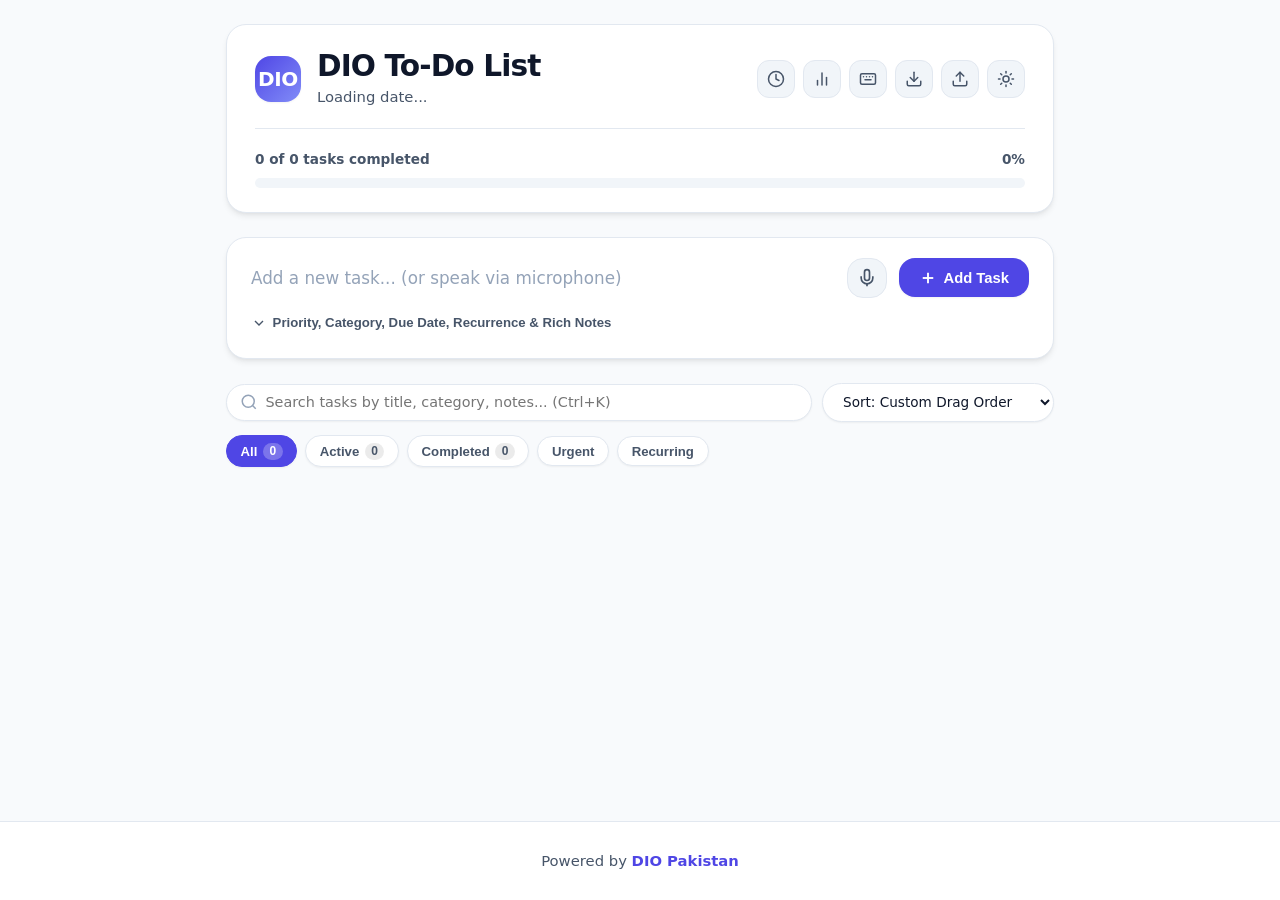
<file: standalone.html>
<!DOCTYPE html>
<html lang="en">
<head>
  <meta charset="UTF-8" />
  <meta name="viewport" content="width=device-width, initial-scale=1.0" />
  <title>DIO To-Do List</title>
  <meta name="description" content="DIO To-Do List - Complete Single-File Productivity Suite" />
  <style>
    /* =========================================================
       CSS VARIABLES & THEME DEFINITIONS
       ========================================================= */
    :root {
      --font-sans: system-ui, -apple-system, BlinkMacSystemFont, "Segoe UI", Roboto, Oxygen, Ubuntu, Cantarell, "Helvetica Neue", sans-serif;
      --font-mono: ui-monospace, SFMono-Regular, Menlo, Monaco, Consolas, monospace;

      /* Light Theme Defaults */
      --bg-primary: #f8fafc;
      --bg-surface: #ffffff;
      --bg-surface-subtle: #f1f5f9;
      --bg-hover: #e2e8f0;
      --border-color: #e2e8f0;
      --border-subtle: #cbd5e1;

      --text-primary: #0f172a;
      --text-secondary: #475569;
      --text-muted: #94a3b8;

      --accent-primary: #4f46e5;
      --accent-primary-hover: #4338ca;
      --accent-primary-light: #eef2ff;
      --accent-text: #ffffff;

      --priority-urgent: #ef4444;
      --priority-urgent-bg: #fef2f2;
      --priority-high: #f97316;
      --priority-high-bg: #fff7ed;
      --priority-medium: #3b82f6;
      --priority-medium-bg: #eff6ff;
      --priority-low: #10b981;
      --priority-low-bg: #ecfdf5;

      --radius-sm: 8px;
      --radius-md: 12px;
      --radius-lg: 16px;
      --radius-xl: 20px;
      --radius-full: 9999px;

      --shadow-sm: 0 1px 2px 0 rgba(0, 0, 0, 0.05);
      --shadow-md: 0 4px 6px -1px rgba(0, 0, 0, 0.08), 0 2px 4px -2px rgba(0, 0, 0, 0.06);
      --shadow-lg: 0 10px 15px -3px rgba(0, 0, 0, 0.08), 0 4px 6px -4px rgba(0, 0, 0, 0.04);
      --shadow-xl: 0 20px 25px -5px rgba(0, 0, 0, 0.1), 0 8px 10px -6px rgba(0, 0, 0, 0.05);
      --shadow-floating: 0 12px 24px -4px rgba(79, 70, 229, 0.25);

      --transition-fast: 0.15s ease;
      --transition-normal: 0.25s cubic-bezier(0.16, 1, 0.3, 1);
    }

    /* Dark Theme */
    [data-theme="dark"] {
      --bg-primary: #090d16;
      --bg-surface: #131b2e;
      --bg-surface-subtle: #1c2742;
      --bg-hover: #263456;
      --border-color: #24304d;
      --border-subtle: #33436a;

      --text-primary: #f8fafc;
      --text-secondary: #cbd5e1;
      --text-muted: #64748b;

      --accent-primary: #6366f1;
      --accent-primary-hover: #4f46e5;
      --accent-primary-light: rgba(99, 102, 241, 0.18);
      --accent-text: #ffffff;

      --priority-urgent: #f87171;
      --priority-urgent-bg: rgba(239, 68, 68, 0.15);
      --priority-high: #fb923c;
      --priority-high-bg: rgba(249, 115, 22, 0.15);
      --priority-medium: #60a5fa;
      --priority-medium-bg: rgba(59, 130, 246, 0.15);
      --priority-low: #34d399;
      --priority-low-bg: rgba(16, 185, 129, 0.15);

      --shadow-sm: 0 1px 2px 0 rgba(0, 0, 0, 0.4);
      --shadow-md: 0 4px 10px rgba(0, 0, 0, 0.5);
      --shadow-lg: 0 10px 20px rgba(0, 0, 0, 0.6);
      --shadow-xl: 0 20px 30px rgba(0, 0, 0, 0.7);
      --shadow-floating: 0 12px 24px -4px rgba(99, 102, 241, 0.3);
    }

    /* Custom Blue Theme (Deep Ocean) */
    [data-theme="blue"] {
      --bg-primary: #0b192c;
      --bg-surface: #1e3e62;
      --bg-surface-subtle: #244870;
      --bg-hover: #2d5584;
      --border-color: #2d5584;
      --border-subtle: #3b6b9e;

      --text-primary: #ffffff;
      --text-secondary: #d1e2f3;
      --text-muted: #8eb0d4;

      --accent-primary: #0081c9;
      --accent-primary-hover: #006eb0;
      --accent-primary-light: rgba(0, 129, 201, 0.22);
      --accent-text: #ffffff;

      --priority-urgent: #ff6b6b;
      --priority-urgent-bg: rgba(255, 107, 107, 0.2);
      --priority-high: #ffa94d;
      --priority-high-bg: rgba(255, 169, 77, 0.2);
      --priority-medium: #4dabf7;
      --priority-medium-bg: rgba(77, 171, 247, 0.2);
      --priority-low: #51cf66;
      --priority-low-bg: rgba(81, 207, 102, 0.2);

      --shadow-sm: 0 1px 2px 0 rgba(0, 0, 0, 0.3);
      --shadow-md: 0 4px 10px rgba(0, 0, 0, 0.4);
      --shadow-lg: 0 10px 20px rgba(0, 0, 0, 0.5);
      --shadow-xl: 0 20px 30px rgba(0, 0, 0, 0.6);
      --shadow-floating: 0 12px 24px -4px rgba(0, 129, 201, 0.4);
    }

    /* =========================================================
       BASE & RESET
       ========================================================= */
    *, *::before, *::after {
      box-sizing: border-box;
      margin: 0;
      padding: 0;
    }

    html {
      scroll-behavior: smooth;
      -webkit-tap-highlight-color: transparent;
    }

    body {
      font-family: var(--font-sans);
      background-color: var(--bg-primary);
      color: var(--text-primary);
      line-height: 1.5;
      min-height: 100vh;
      display: flex;
      flex-direction: column;
      transition: background-color var(--transition-normal), color var(--transition-normal);
      overflow-x: hidden;
    }

    /* Container */
    .app-container {
      width: 100%;
      max-width: 860px;
      margin: 0 auto;
      padding: 1.5rem 1rem 3rem 1rem;
      flex: 1;
      display: flex;
      flex-direction: column;
      gap: 1.5rem;
    }

    /* =========================================================
       HEADER & MOBILE MEDIA QUERIES (Requested Feature #1 & #2)
       ========================================================= */
    .header-card {
      background: var(--bg-surface);
      border: 1px solid var(--border-color);
      border-radius: var(--radius-xl);
      padding: 1.5rem 1.75rem;
      box-shadow: var(--shadow-md);
      transition: all var(--transition-normal);
    }

    .header-top {
      display: flex;
      align-items: center;
      justify-content: space-between;
      gap: 1rem;
      flex-wrap: wrap;
    }

    .header-brand {
      display: flex;
      align-items: center;
      gap: 1rem;
    }

    .logo-badge {
      width: 46px;
      height: 46px;
      border-radius: var(--radius-lg);
      background: linear-gradient(135deg, var(--accent-primary), #818cf8);
      color: #ffffff;
      display: flex;
      align-items: center;
      justify-content: center;
      font-weight: 800;
      font-size: 1.25rem;
      letter-spacing: -0.02em;
      box-shadow: var(--shadow-sm);
      flex-shrink: 0;
    }

    .header-titles {
      display: flex;
      flex-direction: column;
    }

    /* Prominent Heading */
    .app-title {
      font-size: 1.85rem;
      font-weight: 800;
      letter-spacing: -0.03em;
      color: var(--text-primary);
      line-height: 1.15;
    }

    /* Header Date */
    .header-date {
      font-size: 0.925rem;
      font-weight: 500;
      color: var(--text-secondary);
      margin-top: 0.2rem;
    }

    /* Header Controls */
    .header-controls {
      display: flex;
      align-items: center;
      gap: 0.5rem;
      flex-wrap: wrap;
    }

    .icon-btn {
      background: var(--bg-surface-subtle);
      border: 1px solid var(--border-color);
      color: var(--text-secondary);
      border-radius: var(--radius-md);
      width: 38px;
      height: 38px;
      display: inline-flex;
      align-items: center;
      justify-content: center;
      cursor: pointer;
      transition: all var(--transition-fast);
      position: relative;
    }

    .icon-btn:hover {
      background: var(--bg-hover);
      color: var(--text-primary);
      border-color: var(--border-subtle);
      transform: translateY(-1px);
    }

    .icon-btn:active {
      transform: translateY(0);
    }

    .icon-btn svg {
      width: 18px;
      height: 18px;
      stroke-width: 2;
      stroke: currentColor;
      fill: none;
      stroke-linecap: round;
      stroke-linejoin: round;
    }

    /* Mobile view styles: prominent heading, date, and centered controls */
    @media (max-width: 640px) {
      .header-card {
        padding: 1.25rem 1rem;
        text-align: center;
      }
      .header-top {
        flex-direction: column;
        align-items: center;
        justify-content: center;
        gap: 1rem;
      }
      .header-brand {
        flex-direction: column;
        align-items: center;
        text-align: center;
        gap: 0.75rem;
      }
      .app-title {
        font-size: 2.15rem !important; /* Larger & more prominent on mobile */
        font-weight: 900;
        line-height: 1.1;
      }
      .header-date {
        font-size: 1.05rem !important; /* Scaled proportionately for mobile */
        font-weight: 600;
        margin-top: 0.35rem;
      }
      .header-controls {
        width: 100%;
        justify-content: center; /* Centered control icons on mobile */
        gap: 0.65rem;
      }
      .icon-btn {
        width: 42px;
        height: 42px;
      }
    }

    /* =========================================================
       PROGRESS BAR
       ========================================================= */
    .progress-section {
      margin-top: 1.25rem;
      padding-top: 1.25rem;
      border-top: 1px solid var(--border-color);
    }

    .progress-labels {
      display: flex;
      justify-content: space-between;
      align-items: center;
      font-size: 0.85rem;
      font-weight: 600;
      color: var(--text-secondary);
      margin-bottom: 0.5rem;
    }

    .progress-track {
      width: 100%;
      height: 10px;
      background: var(--bg-surface-subtle);
      border-radius: var(--radius-full);
      overflow: hidden;
      position: relative;
    }

    .progress-fill {
      height: 100%;
      background: linear-gradient(90deg, var(--accent-primary), #10b981);
      border-radius: var(--radius-full);
      transition: width 0.4s cubic-bezier(0.16, 1, 0.3, 1);
      width: 0%;
    }

    /* =========================================================
       TASK INPUT AREA & VOICE RECOGNITION
       ========================================================= */
    .task-input-card {
      background: var(--bg-surface);
      border: 1px solid var(--border-color);
      border-radius: var(--radius-xl);
      padding: 1.25rem 1.5rem;
      box-shadow: var(--shadow-md);
      display: flex;
      flex-direction: column;
      gap: 0.85rem;
      transition: all var(--transition-normal);
    }

    .task-input-main {
      display: flex;
      align-items: center;
      gap: 0.75rem;
    }

    .task-main-input {
      flex: 1;
      font-family: inherit;
      font-size: 1.05rem;
      font-weight: 500;
      color: var(--text-primary);
      background: transparent;
      border: none;
      outline: none;
    }

    .task-main-input::placeholder {
      color: var(--text-muted);
    }

    .voice-btn {
      background: var(--bg-surface-subtle);
      border: 1px solid var(--border-color);
      color: var(--text-secondary);
      border-radius: var(--radius-lg);
      width: 40px;
      height: 40px;
      display: inline-flex;
      align-items: center;
      justify-content: center;
      cursor: pointer;
      transition: all var(--transition-fast);
      flex-shrink: 0;
    }

    .voice-btn:hover {
      color: var(--text-primary);
      background: var(--bg-hover);
    }

    .voice-btn.listening {
      background: #ef4444;
      color: #ffffff;
      border-color: #dc2626;
      animation: pulse 1.2s infinite;
    }

    @keyframes pulse {
      0% { transform: scale(1); box-shadow: 0 0 0 0 rgba(239, 68, 68, 0.5); }
      70% { transform: scale(1.05); box-shadow: 0 0 0 10px rgba(239, 68, 68, 0); }
      100% { transform: scale(1); box-shadow: 0 0 0 0 rgba(239, 68, 68, 0); }
    }

    .add-task-btn {
      background: var(--accent-primary);
      color: var(--accent-text);
      border: none;
      border-radius: var(--radius-lg);
      padding: 0.65rem 1.25rem;
      font-size: 0.925rem;
      font-weight: 600;
      display: inline-flex;
      align-items: center;
      gap: 0.4rem;
      cursor: pointer;
      transition: all var(--transition-fast);
      box-shadow: var(--shadow-sm);
      flex-shrink: 0;
    }

    .add-task-btn:hover {
      background: var(--accent-primary-hover);
      transform: translateY(-1px);
      box-shadow: var(--shadow-md);
    }

    .voice-banner {
      display: none;
      padding: 0.6rem 0.9rem;
      border-radius: var(--radius-md);
      font-size: 0.85rem;
      animation: fadeIn 0.2s ease-out;
    }

    .voice-banner.active {
      display: flex;
      align-items: center;
      justify-content: space-between;
      background: #fef2f2;
      border: 1px solid #fecaca;
      color: #b91c1c;
    }

    [data-theme="dark"] .voice-banner.active {
      background: rgba(239, 68, 68, 0.15);
      border-color: rgba(239, 68, 68, 0.3);
      color: #fca5a5;
    }

    .voice-feedback {
      display: none;
      padding: 0.6rem 0.9rem;
      border-radius: var(--radius-md);
      font-size: 0.85rem;
      font-weight: 500;
    }

    .voice-feedback.success {
      display: flex;
      align-items: center;
      gap: 0.5rem;
      background: #ecfdf5;
      border: 1px solid #a7f3d0;
      color: #065f46;
    }

    .voice-feedback.error {
      display: flex;
      align-items: center;
      gap: 0.5rem;
      background: #fef2f2;
      border: 1px solid #fecaca;
      color: #991b1b;
    }

    [data-theme="dark"] .voice-feedback.success {
      background: rgba(16, 185, 129, 0.15);
      border-color: rgba(16, 185, 129, 0.3);
      color: #6ee7b7;
    }

    [data-theme="dark"] .voice-feedback.error {
      background: rgba(239, 68, 68, 0.15);
      border-color: rgba(239, 68, 68, 0.3);
      color: #fca5a5;
    }

    /* Advanced Task Details Dropdown (Collapsible) */
    .task-details-toggle {
      background: none;
      border: none;
      color: var(--text-secondary);
      font-size: 0.825rem;
      font-weight: 600;
      cursor: pointer;
      display: inline-flex;
      align-items: center;
      gap: 0.35rem;
      padding: 0.2rem 0;
    }

    .task-details-toggle:hover {
      color: var(--text-primary);
    }

    .task-details-panel {
      display: none;
      flex-direction: column;
      gap: 0.85rem;
      padding-top: 0.85rem;
      border-top: 1px dashed var(--border-color);
    }

    .task-details-panel.open {
      display: flex;
    }

    .details-grid {
      display: grid;
      grid-template-columns: repeat(auto-fit, minmax(180px, 1fr));
      gap: 0.75rem;
    }

    .form-group {
      display: flex;
      flex-direction: column;
      gap: 0.3rem;
    }

    .form-group label {
      font-size: 0.75rem;
      font-weight: 700;
      text-transform: uppercase;
      letter-spacing: 0.04em;
      color: var(--text-muted);
    }

    .form-select, .form-input {
      font-family: inherit;
      font-size: 0.875rem;
      padding: 0.5rem 0.75rem;
      border-radius: var(--radius-md);
      border: 1px solid var(--border-color);
      background: var(--bg-surface-subtle);
      color: var(--text-primary);
      outline: none;
      transition: border-color var(--transition-fast);
    }

    .form-select:focus, .form-input:focus {
      border-color: var(--accent-primary);
    }

    /* Rich Text Toolbar for Task Notes */
    .richtext-toolbar {
      display: flex;
      align-items: center;
      gap: 0.25rem;
      background: var(--bg-surface-subtle);
      border: 1px solid var(--border-color);
      border-bottom: none;
      border-top-left-radius: var(--radius-md);
      border-top-right-radius: var(--radius-md);
      padding: 0.35rem 0.5rem;
      flex-wrap: wrap;
    }

    .rt-btn {
      background: transparent;
      border: none;
      color: var(--text-secondary);
      border-radius: var(--radius-sm);
      width: 28px;
      height: 28px;
      display: inline-flex;
      align-items: center;
      justify-content: center;
      font-size: 0.85rem;
      font-weight: 700;
      cursor: pointer;
    }

    .rt-btn:hover {
      background: var(--bg-hover);
      color: var(--text-primary);
    }

    .richtext-editor {
      min-height: 70px;
      max-height: 160px;
      overflow-y: auto;
      border: 1px solid var(--border-color);
      border-bottom-left-radius: var(--radius-md);
      border-bottom-right-radius: var(--radius-md);
      padding: 0.6rem 0.75rem;
      font-size: 0.875rem;
      color: var(--text-primary);
      background: var(--bg-surface-subtle);
      outline: none;
    }

    .richtext-editor:focus {
      border-color: var(--accent-primary);
    }

    /* =========================================================
       FILTERS, SEARCH & CATEGORY BAR
       ========================================================= */
    .controls-bar {
      display: flex;
      flex-direction: column;
      gap: 0.85rem;
    }

    .search-row {
      display: flex;
      gap: 0.65rem;
      align-items: center;
    }

    .search-box {
      flex: 1;
      position: relative;
      display: flex;
      align-items: center;
    }

    .search-icon {
      position: absolute;
      left: 0.85rem;
      color: var(--text-muted);
      pointer-events: none;
      width: 18px;
      height: 18px;
    }

    .search-input {
      width: 100%;
      padding: 0.6rem 1rem 0.6rem 2.4rem;
      border-radius: var(--radius-xl);
      border: 1px solid var(--border-color);
      background: var(--bg-surface);
      color: var(--text-primary);
      font-family: inherit;
      font-size: 0.9rem;
      outline: none;
      box-shadow: var(--shadow-sm);
      transition: all var(--transition-fast);
    }

    .search-input:focus {
      border-color: var(--accent-primary);
      box-shadow: 0 0 0 3px var(--accent-primary-light);
    }

    .sort-select {
      font-family: inherit;
      font-size: 0.85rem;
      font-weight: 500;
      padding: 0.6rem 1rem;
      border-radius: var(--radius-xl);
      border: 1px solid var(--border-color);
      background: var(--bg-surface);
      color: var(--text-primary);
      outline: none;
      cursor: pointer;
      box-shadow: var(--shadow-sm);
    }

    .filter-pills {
      display: flex;
      align-items: center;
      gap: 0.5rem;
      overflow-x: auto;
      padding-bottom: 0.25rem;
      scrollbar-width: none;
    }

    .filter-pills::-webkit-scrollbar {
      display: none;
    }

    .filter-pill {
      background: var(--bg-surface);
      border: 1px solid var(--border-color);
      color: var(--text-secondary);
      padding: 0.4rem 0.85rem;
      border-radius: var(--radius-full);
      font-size: 0.825rem;
      font-weight: 600;
      cursor: pointer;
      white-space: nowrap;
      transition: all var(--transition-fast);
      box-shadow: var(--shadow-sm);
      display: inline-flex;
      align-items: center;
      gap: 0.35rem;
    }

    .filter-pill:hover {
      background: var(--bg-surface-subtle);
      color: var(--text-primary);
    }

    .filter-pill.active {
      background: var(--accent-primary);
      color: var(--accent-text);
      border-color: var(--accent-primary);
    }

    .filter-count {
      background: rgba(0, 0, 0, 0.08);
      padding: 0.1rem 0.4rem;
      border-radius: var(--radius-full);
      font-size: 0.75rem;
    }

    .filter-pill.active .filter-count {
      background: rgba(255, 255, 255, 0.25);
    }

    /* =========================================================
       TASK LIST & DRAG AND DROP
       ========================================================= */
    .task-list {
      list-style: none;
      display: flex;
      flex-direction: column;
      gap: 0.75rem;
    }

    .task-item {
      background: var(--bg-surface);
      border: 1px solid var(--border-color);
      border-radius: var(--radius-xl);
      padding: 1rem 1.25rem;
      box-shadow: var(--shadow-sm);
      display: flex;
      flex-direction: column;
      gap: 0.75rem;
      transition: transform var(--transition-fast), box-shadow var(--transition-fast), border-color var(--transition-fast);
      position: relative;
    }

    .task-item:hover {
      box-shadow: var(--shadow-md);
      border-color: var(--border-subtle);
    }

    .task-item.dragging {
      opacity: 0.5;
      transform: scale(0.98);
      border-style: dashed;
    }

    .task-item.drag-over {
      border-color: var(--accent-primary);
      box-shadow: 0 0 0 2px var(--accent-primary);
    }

    .task-item.completed-task {
      opacity: 0.7;
    }

    .task-item.completed-task .task-title-text {
      text-decoration: line-through;
      color: var(--text-muted);
    }

    .task-main-row {
      display: flex;
      align-items: flex-start;
      gap: 0.75rem;
    }

    .drag-handle {
      cursor: grab;
      color: var(--text-muted);
      margin-top: 0.25rem;
      padding: 0.1rem;
      display: inline-flex;
      align-items: center;
      justify-content: center;
    }

    .drag-handle:active {
      cursor: grabbing;
    }

    .task-checkbox {
      margin-top: 0.25rem;
      width: 20px;
      height: 20px;
      border-radius: var(--radius-sm);
      accent-color: var(--accent-primary);
      cursor: pointer;
    }

    .task-content {
      flex: 1;
      display: flex;
      flex-direction: column;
      gap: 0.35rem;
      min-width: 0;
    }

    .task-title-row {
      display: flex;
      align-items: center;
      gap: 0.5rem;
      flex-wrap: wrap;
    }

    .task-title-text {
      font-size: 1rem;
      font-weight: 600;
      color: var(--text-primary);
      word-break: break-word;
    }

    /* Badges */
    .badge {
      font-size: 0.725rem;
      font-weight: 700;
      padding: 0.18rem 0.55rem;
      border-radius: var(--radius-full);
      display: inline-flex;
      align-items: center;
      gap: 0.25rem;
      text-transform: capitalize;
    }

    .badge-urgent { background: var(--priority-urgent-bg); color: var(--priority-urgent); }
    .badge-high { background: var(--priority-high-bg); color: var(--priority-high); }
    .badge-medium { background: var(--priority-medium-bg); color: var(--priority-medium); }
    .badge-low { background: var(--priority-low-bg); color: var(--priority-low); }

    .badge-category {
      background: var(--bg-surface-subtle);
      color: var(--text-secondary);
      border: 1px solid var(--border-color);
    }

    .badge-recurring {
      background: rgba(129, 140, 248, 0.15);
      color: #4f46e5;
    }

    [data-theme="dark"] .badge-recurring {
      color: #a5b4fc;
    }

    .task-meta-row {
      display: flex;
      align-items: center;
      gap: 0.85rem;
      font-size: 0.785rem;
      color: var(--text-muted);
      flex-wrap: wrap;
    }

    .meta-item {
      display: inline-flex;
      align-items: center;
      gap: 0.3rem;
    }

    .meta-item.overdue {
      color: #ef4444;
      font-weight: 600;
    }

    .task-actions {
      display: flex;
      align-items: center;
      gap: 0.35rem;
    }

    .action-btn {
      background: transparent;
      border: none;
      color: var(--text-muted);
      padding: 0.35rem;
      border-radius: var(--radius-sm);
      cursor: pointer;
      display: inline-flex;
      align-items: center;
      justify-content: center;
      transition: all var(--transition-fast);
    }

    .action-btn:hover {
      background: var(--bg-surface-subtle);
      color: var(--text-primary);
    }

    .action-btn.delete-btn:hover {
      color: #ef4444;
      background: #fef2f2;
    }

    [data-theme="dark"] .action-btn.delete-btn:hover {
      background: rgba(239, 68, 68, 0.2);
    }

    /* Sub-tasks Section */
    .subtasks-box {
      margin-top: 0.35rem;
      padding-top: 0.65rem;
      border-top: 1px solid var(--border-color);
      display: flex;
      flex-direction: column;
      gap: 0.5rem;
    }

    .subtask-header {
      display: flex;
      align-items: center;
      justify-content: space-between;
      font-size: 0.78rem;
      font-weight: 700;
      text-transform: uppercase;
      letter-spacing: 0.05em;
      color: var(--text-muted);
    }

    .subtask-list {
      list-style: none;
      display: flex;
      flex-direction: column;
      gap: 0.35rem;
    }

    .subtask-item {
      display: flex;
      align-items: center;
      justify-content: space-between;
      gap: 0.5rem;
      padding: 0.3rem 0.5rem;
      background: var(--bg-surface-subtle);
      border-radius: var(--radius-sm);
      font-size: 0.85rem;
    }

    .subtask-label {
      display: flex;
      align-items: center;
      gap: 0.45rem;
      cursor: pointer;
      flex: 1;
    }

    .subtask-label.completed span {
      text-decoration: line-through;
      color: var(--text-muted);
    }

    .subtask-add-form {
      display: flex;
      align-items: center;
      gap: 0.4rem;
      margin-top: 0.2rem;
    }

    .subtask-input {
      flex: 1;
      padding: 0.4rem 0.65rem;
      border-radius: var(--radius-sm);
      border: 1px solid var(--border-color);
      background: var(--bg-surface-subtle);
      color: var(--text-primary);
      font-size: 0.825rem;
      outline: none;
    }

    .subtask-input:focus {
      border-color: var(--accent-primary);
    }

    .subtask-btn {
      padding: 0.4rem 0.75rem;
      background: var(--text-primary);
      color: var(--bg-primary);
      border: none;
      border-radius: var(--radius-sm);
      font-size: 0.8rem;
      font-weight: 600;
      cursor: pointer;
    }

    /* Notes preview inside task */
    .task-notes-preview {
      background: var(--bg-surface-subtle);
      padding: 0.6rem 0.85rem;
      border-radius: var(--radius-md);
      font-size: 0.85rem;
      color: var(--text-secondary);
      border-left: 3px solid var(--accent-primary);
      margin-top: 0.3rem;
    }

    /* Empty state */
    .empty-state {
      text-align: center;
      padding: 3rem 1.5rem;
      background: var(--bg-surface);
      border: 2px dashed var(--border-color);
      border-radius: var(--radius-xl);
      color: var(--text-muted);
      display: flex;
      flex-direction: column;
      align-items: center;
      gap: 0.75rem;
    }

    .empty-state svg {
      width: 48px;
      height: 48px;
      color: var(--text-muted);
      opacity: 0.6;
    }

    /* =========================================================
       MODALS (Pomodoro, Analytics, Shortcuts, Categories)
       ========================================================= */
    .modal-overlay {
      position: fixed;
      inset: 0;
      background: rgba(0, 0, 0, 0.6);
      backdrop-filter: blur(4px);
      display: none;
      align-items: center;
      justify-content: center;
      z-index: 1000;
      padding: 1rem;
      animation: fadeIn 0.2s ease-out;
    }

    .modal-overlay.open {
      display: flex;
    }

    .modal-card {
      background: var(--bg-surface);
      border: 1px solid var(--border-color);
      border-radius: var(--radius-xl);
      box-shadow: var(--shadow-xl);
      width: 100%;
      max-width: 540px;
      max-height: 90vh;
      overflow-y: auto;
      padding: 1.75rem;
      position: relative;
      animation: modalPop 0.25s cubic-bezier(0.16, 1, 0.3, 1);
    }

    @keyframes modalPop {
      0% { transform: scale(0.95) translateY(10px); opacity: 0; }
      100% { transform: scale(1) translateY(0); opacity: 1; }
    }

    @keyframes fadeIn {
      from { opacity: 0; }
      to { opacity: 1; }
    }

    .modal-header {
      display: flex;
      align-items: center;
      justify-content: space-between;
      margin-bottom: 1.25rem;
      padding-bottom: 0.75rem;
      border-bottom: 1px solid var(--border-color);
    }

    .modal-title {
      font-size: 1.25rem;
      font-weight: 700;
      color: var(--text-primary);
      display: flex;
      align-items: center;
      gap: 0.5rem;
    }

    .modal-close {
      background: transparent;
      border: none;
      color: var(--text-muted);
      cursor: pointer;
      padding: 0.3rem;
      border-radius: var(--radius-sm);
    }

    .modal-close:hover {
      color: var(--text-primary);
      background: var(--bg-hover);
    }

    /* Pomodoro Timer specific */
    .pomo-display {
      text-align: center;
      padding: 1.5rem 0;
    }

    .pomo-mode-tabs {
      display: flex;
      justify-content: center;
      gap: 0.5rem;
      margin-bottom: 1.25rem;
    }

    .pomo-tab {
      padding: 0.4rem 0.85rem;
      border-radius: var(--radius-full);
      border: 1px solid var(--border-color);
      background: var(--bg-surface-subtle);
      color: var(--text-secondary);
      font-size: 0.85rem;
      font-weight: 600;
      cursor: pointer;
    }

    .pomo-tab.active {
      background: var(--accent-primary);
      color: #fff;
      border-color: var(--accent-primary);
    }

    .pomo-time {
      font-family: var(--font-mono);
      font-size: 4rem;
      font-weight: 800;
      letter-spacing: -0.02em;
      color: var(--text-primary);
      margin-bottom: 1.25rem;
    }

    .pomo-controls {
      display: flex;
      justify-content: center;
      gap: 0.75rem;
    }

    .pomo-btn {
      padding: 0.65rem 1.5rem;
      border-radius: var(--radius-lg);
      font-weight: 700;
      font-size: 0.95rem;
      cursor: pointer;
      border: none;
    }

    .pomo-btn.start {
      background: var(--accent-primary);
      color: #fff;
    }

    .pomo-btn.pause {
      background: #f97316;
      color: #fff;
    }

    .pomo-btn.reset {
      background: var(--bg-surface-subtle);
      border: 1px solid var(--border-color);
      color: var(--text-primary);
    }

    /* Analytics Charts / Cards */
    .analytics-grid {
      display: grid;
      grid-template-columns: repeat(2, 1fr);
      gap: 1rem;
      margin-bottom: 1.5rem;
    }

    .stat-card {
      background: var(--bg-surface-subtle);
      padding: 1rem;
      border-radius: var(--radius-lg);
      border: 1px solid var(--border-color);
      text-align: center;
    }

    .stat-value {
      font-size: 1.85rem;
      font-weight: 800;
      color: var(--accent-primary);
    }

    .stat-label {
      font-size: 0.8rem;
      font-weight: 600;
      color: var(--text-muted);
      text-transform: uppercase;
      letter-spacing: 0.04em;
    }

    .analytics-bars {
      display: flex;
      flex-direction: column;
      gap: 0.75rem;
    }

    .bar-row {
      display: flex;
      flex-direction: column;
      gap: 0.25rem;
    }

    .bar-meta {
      display: flex;
      justify-content: space-between;
      font-size: 0.8rem;
      font-weight: 600;
      color: var(--text-secondary);
    }

    .bar-track {
      height: 8px;
      background: var(--bg-surface-subtle);
      border-radius: var(--radius-full);
      overflow: hidden;
    }

    .bar-fill {
      height: 100%;
      background: var(--accent-primary);
      border-radius: var(--radius-full);
    }

    /* Shortcuts Table */
    .shortcuts-list {
      display: flex;
      flex-direction: column;
      gap: 0.65rem;
    }

    .shortcut-row {
      display: flex;
      align-items: center;
      justify-content: space-between;
      padding: 0.45rem 0.65rem;
      background: var(--bg-surface-subtle);
      border-radius: var(--radius-md);
      font-size: 0.875rem;
    }

    .shortcut-key {
      font-family: var(--font-mono);
      background: var(--bg-surface);
      border: 1px solid var(--border-subtle);
      border-bottom-width: 2px;
      padding: 0.15rem 0.5rem;
      border-radius: var(--radius-sm);
      font-size: 0.75rem;
      font-weight: 700;
      color: var(--text-primary);
    }

    /* =========================================================
       FLOATING SCROLL TO TOP BUTTON (Requested Feature #3)
       ========================================================= */
    .scroll-top-btn {
      position: fixed;
      bottom: 2rem;
      right: 2rem;
      width: 48px;
      height: 48px;
      border-radius: var(--radius-full);
      background: var(--accent-primary);
      color: var(--accent-text);
      border: none;
      box-shadow: var(--shadow-floating);
      display: flex;
      align-items: center;
      justify-content: center;
      cursor: pointer;
      opacity: 0;
      visibility: hidden;
      transform: translateY(15px);
      transition: all var(--transition-normal);
      z-index: 99;
    }

    .scroll-top-btn.visible {
      opacity: 1;
      visibility: visible;
      transform: translateY(0);
    }

    .scroll-top-btn:hover {
      background: var(--accent-primary-hover);
      transform: translateY(-3px);
      box-shadow: 0 16px 28px -4px rgba(79, 70, 229, 0.4);
    }

    .scroll-top-btn svg {
      width: 22px;
      height: 22px;
      stroke-width: 2.5;
    }

    /* =========================================================
       FOOTER (Requested Feature #6)
       ========================================================= */
    .app-footer {
      width: 100%;
      text-align: center;
      padding: 1.75rem 1rem;
      font-size: 0.925rem;
      font-weight: 500;
      color: var(--text-secondary);
      border-top: 1px solid var(--border-color);
      background: var(--bg-surface);
      margin-top: auto;
    }

    .app-footer a {
      color: var(--accent-primary);
      text-decoration: none;
      font-weight: 700;
      transition: color var(--transition-fast);
    }

    .app-footer a:hover {
      text-decoration: underline;
      color: var(--accent-primary-hover);
    }

    /* Hidden file inputs */
    #import-file-input {
      display: none;
    }
  </style>
</head>
<body>

  <!-- Floating Scroll To Top Button (Requested Feature #3) -->
  <button id="scroll-top-btn" class="scroll-top-btn" aria-label="Scroll to top of page" title="Scroll to top">
    <svg viewBox="0 0 24 24" fill="none" stroke="currentColor" stroke-linecap="round" stroke-linejoin="round">
      <path d="m18 15-6-6-6 6"/>
    </svg>
  </button>

  <div class="app-container">
    <!-- ==========================================
         HEADER (Requested Feature #1 & #2)
         ========================================== -->
    <header class="header-card">
      <div class="header-top">
        <div class="header-brand">
          <div class="logo-badge">DIO</div>
          <div class="header-titles">
            <h1 class="app-title" id="app-title">DIO To-Do List</h1>
            <p class="header-date" id="header-date">Loading date...</p>
          </div>
        </div>

        <!-- Centered Control Icons on Mobile View -->
        <div class="header-controls">
          <!-- Pomodoro Timer -->
          <button class="icon-btn" id="btn-open-pomo" title="Pomodoro Timer" aria-label="Open Pomodoro Timer">
            <svg viewBox="0 0 24 24"><circle cx="12" cy="12" r="10"/><polyline points="12 6 12 12 16 14"/></svg>
          </button>
          <!-- Analytics Dashboard -->
          <button class="icon-btn" id="btn-open-analytics" title="Productivity Analytics" aria-label="Open Analytics">
            <svg viewBox="0 0 24 24"><line x1="18" y1="20" x2="18" y2="10"/><line x1="12" y1="20" x2="12" y2="4"/><line x1="6" y1="20" x2="6" y2="14"/></svg>
          </button>
          <!-- Keyboard Shortcuts -->
          <button class="icon-btn" id="btn-open-shortcuts" title="Keyboard Shortcuts (?)" aria-label="Open Keyboard Shortcuts">
            <svg viewBox="0 0 24 24"><rect width="20" height="14" x="2" y="5" rx="2"/><line x1="6" x2="6.01" y1="9" y2="9"/><line x1="10" x2="10.01" y1="9" y2="9"/><line x1="14" x2="14.01" y1="9" y2="9"/><line x1="18" x2="18.01" y1="9" y2="9"/><line x1="8" x2="16" y1="13" y2="13"/></svg>
          </button>
          <!-- Export Tasks JSON -->
          <button class="icon-btn" id="btn-export" title="Export Tasks (JSON)" aria-label="Export Tasks">
            <svg viewBox="0 0 24 24"><path d="M21 15v4a2 2 0 0 1-2 2H5a2 2 0 0 1-2-2v-4"/><polyline points="7 10 12 15 17 10"/><line x1="12" x2="12" y1="15" y2="3"/></svg>
          </button>
          <!-- Import Tasks JSON -->
          <button class="icon-btn" id="btn-import-trigger" title="Import Tasks (JSON)" aria-label="Import Tasks">
            <svg viewBox="0 0 24 24"><path d="M21 15v4a2 2 0 0 1-2 2H5a2 2 0 0 1-2-2v-4"/><polyline points="17 8 12 3 7 8"/><line x1="12" x2="12" y1="3" y2="15"/></svg>
          </button>
          <!-- Theme Toggle (Light -> Dark -> Blue) -->
          <button class="icon-btn" id="btn-theme-toggle" title="Switch Theme (Light, Dark, Custom Blue)" aria-label="Switch Theme">
            <svg id="theme-icon" viewBox="0 0 24 24"><circle cx="12" cy="12" r="4"/><path d="M12 2v2"/><path d="M12 20v2"/><path d="m4.93 4.93 1.41 1.41"/><path d="m17.66 17.66 1.41 1.41"/><path d="M2 12h2"/><path d="M20 12h2"/><path d="m6.34 17.66-1.41 1.41"/><path d="m19.07 4.93-1.41 1.41"/></svg>
          </button>
        </div>
      </div>

      <!-- Task Completion Progress Bar -->
      <div class="progress-section">
        <div class="progress-labels">
          <span id="progress-text">0 of 0 tasks completed</span>
          <span id="progress-pct">0%</span>
        </div>
        <div class="progress-track">
          <div class="progress-fill" id="progress-fill"></div>
        </div>
      </div>
    </header>

    <!-- ==========================================
         TASK INPUT & VOICE RECOGNITION
         ========================================== -->
    <section class="task-input-card">
      <div class="task-input-main">
        <input
          type="text"
          id="task-title-input"
          class="task-main-input"
          placeholder="Add a new task... (or speak via microphone)"
          autocomplete="off"
        />
        <!-- Voice-to-Text Button (Supports 'add subtask to [task] [subtask]') -->
        <button id="btn-voice-input" class="voice-btn" title="Voice Input (Say 'add subtask to [task] [subtask]')">
          <svg viewBox="0 0 24 24" width="20" height="20" stroke="currentColor" fill="none" stroke-width="2"><path d="M12 2a3 3 0 0 0-3 3v7a3 3 0 0 0 6 0V5a3 3 0 0 0-3-3Z"/><path d="M19 10v2a7 7 0 0 1-14 0v-2"/><line x1="12" x2="12" y1="19" y2="22"/></svg>
        </button>
        <button id="btn-add-task" class="add-task-btn">
          <svg viewBox="0 0 24 24" width="18" height="18" stroke="currentColor" fill="none" stroke-width="2.5"><line x1="12" y1="5" x2="12" y2="19"/><line x1="5" y1="12" x2="19" y2="12"/></svg>
          <span>Add Task</span>
        </button>
      </div>

      <!-- Voice Listening Active Banner -->
      <div id="voice-banner" class="voice-banner">
        <span id="voice-status-text">🎙️ Listening... Speak your task or say "add subtask to [task] [subtask]"</span>
        <button id="btn-stop-voice" class="subtask-btn" style="padding: 0.2rem 0.5rem;">Done</button>
      </div>

      <!-- Voice Feedback Banner -->
      <div id="voice-feedback" class="voice-feedback"></div>

      <!-- Expandable Options Toggle -->
      <div>
        <button type="button" id="toggle-details-btn" class="task-details-toggle">
          <svg viewBox="0 0 24 24" width="16" height="16" stroke="currentColor" fill="none" stroke-width="2"><path d="m6 9 6 6 6-6"/></svg>
          <span>Priority, Category, Due Date, Recurrence & Rich Notes</span>
        </button>
      </div>

      <!-- Expandable Advanced Details Panel -->
      <div id="task-details-panel" class="task-details-panel">
        <div class="details-grid">
          <!-- Priority -->
          <div class="form-group">
            <label for="task-priority">Priority</label>
            <select id="task-priority" class="form-select">
              <option value="medium">Medium</option>
              <option value="urgent">Urgent</option>
              <option value="high">High</option>
              <option value="low">Low</option>
            </select>
          </div>

          <!-- Category -->
          <div class="form-group">
            <label for="task-category">Category</label>
            <select id="task-category" class="form-select">
              <option value="Work">Work</option>
              <option value="Personal">Personal</option>
              <option value="Shopping">Shopping</option>
              <option value="Health">Health</option>
              <option value="Learning">Learning</option>
            </select>
          </div>

          <!-- Due Date & Time -->
          <div class="form-group">
            <label for="task-due-date">Due Date</label>
            <input type="date" id="task-due-date" class="form-input" />
          </div>

          <!-- Recurring Tasks Capability (Pro Feature) -->
          <div class="form-group">
            <label for="task-recurrence">Recurrence</label>
            <select id="task-recurrence" class="form-select">
              <option value="none">None (Single Task)</option>
              <option value="daily">Daily</option>
              <option value="weekly">Weekly</option>
              <option value="monthly">Monthly</option>
            </select>
          </div>
        </div>

        <!-- Rich Text Notes (Pro Feature) -->
        <div class="form-group">
          <label>Rich Text Notes</label>
          <div class="richtext-toolbar">
            <button type="button" class="rt-btn" onclick="formatRichText('bold')" title="Bold (Ctrl+B)"><b>B</b></button>
            <button type="button" class="rt-btn" onclick="formatRichText('italic')" title="Italic (Ctrl+I)"><i>I</i></button>
            <button type="button" class="rt-btn" onclick="formatRichText('strikeThrough')" title="Strikethrough"><s>S</s></button>
            <button type="button" class="rt-btn" onclick="formatRichText('insertUnorderedList')" title="Bullet List">• List</button>
            <button type="button" class="rt-btn" onclick="formatRichText('formatBlock', '<h3>')" title="Heading">H3</button>
          </div>
          <div id="task-notes-editor" class="richtext-editor" contenteditable="true" placeholder="Add formatted task notes..."></div>
        </div>
      </div>
    </section>

    <!-- ==========================================
         SEARCH, CATEGORIES & FILTERS BAR
         ========================================== -->
    <section class="controls-bar">
      <div class="search-row">
        <div class="search-box">
          <svg class="search-icon" viewBox="0 0 24 24" fill="none" stroke="currentColor" stroke-width="2"><circle cx="11" cy="11" r="8"/><path d="m21 21-4.3-4.3"/></svg>
          <input type="text" id="search-input" class="search-input" placeholder="Search tasks by title, category, notes... (Ctrl+K)" />
        </div>
        <select id="sort-select" class="sort-select" title="Sort Tasks">
          <option value="order">Sort: Custom Drag Order</option>
          <option value="dueDate">Sort: Due Date (Earliest)</option>
          <option value="priority">Sort: Priority (Urgent first)</option>
          <option value="title">Sort: Title (A-Z)</option>
          <option value="created">Sort: Recently Added</option>
        </select>
      </div>

      <!-- Filter Pills -->
      <div class="filter-pills" id="status-filters">
        <button class="filter-pill active" data-filter="all">All <span class="filter-count" id="count-all">0</span></button>
        <button class="filter-pill" data-filter="active">Active <span class="filter-count" id="count-active">0</span></button>
        <button class="filter-pill" data-filter="completed">Completed <span class="filter-count" id="count-completed">0</span></button>
        <button class="filter-pill" data-filter="urgent">Urgent</button>
        <button class="filter-pill" data-filter="recurring">Recurring</button>
      </div>
    </section>

    <!-- ==========================================
         TASK LIST
         ========================================== -->
    <main>
      <ul id="task-list" class="task-list"></ul>
      <div id="empty-state" class="empty-state" style="display: none;">
        <svg viewBox="0 0 24 24" fill="none" stroke="currentColor" stroke-width="1.5"><rect width="18" height="18" x="3" y="3" rx="2"/><path d="m9 12 2 2 4-4"/></svg>
        <h3 style="font-size: 1.15rem; font-weight: 700; color: var(--text-primary);">No tasks found</h3>
        <p style="font-size: 0.9rem;">Add a task above or use the voice assistant to get organized.</p>
      </div>
    </main>
  </div>

  <!-- Hidden Import File Input -->
  <input type="file" id="import-file-input" accept=".json" />

  <!-- ==========================================
       MODAL 1: POMODORO TIMER (Pro Feature)
       ========================================== -->
  <div class="modal-overlay" id="pomo-modal">
    <div class="modal-card">
      <div class="modal-header">
        <h2 class="modal-title">
          <svg viewBox="0 0 24 24" width="22" height="22" stroke="currentColor" fill="none" stroke-width="2"><circle cx="12" cy="12" r="10"/><polyline points="12 6 12 12 16 14"/></svg>
          Pomodoro Focus Timer
        </h2>
        <button class="modal-close" onclick="closeModal('pomo-modal')">
          <svg viewBox="0 0 24 24" width="20" height="20" stroke="currentColor" fill="none" stroke-width="2"><line x1="18" y1="6" x2="6" y2="18"/><line x1="6" y1="6" x2="18" y2="18"/></svg>
        </button>
      </div>
      <div class="pomo-display">
        <div class="pomo-mode-tabs">
          <button class="pomo-tab active" onclick="setPomoMode('work')">Work (25m)</button>
          <button class="pomo-tab" onclick="setPomoMode('shortBreak')">Short Break (5m)</button>
          <button class="pomo-tab" onclick="setPomoMode('longBreak')">Long Break (15m)</button>
        </div>
        <div class="pomo-time" id="pomo-time-display">25:00</div>
        <div class="pomo-controls">
          <button class="pomo-btn start" id="pomo-toggle-btn" onclick="togglePomodoro()">Start</button>
          <button class="pomo-btn reset" onclick="resetPomodoro()">Reset</button>
        </div>
      </div>
    </div>
  </div>

  <!-- ==========================================
       MODAL 2: ACTIVITY ANALYTICS (Pro Feature)
       ========================================== -->
  <div class="modal-overlay" id="analytics-modal">
    <div class="modal-card">
      <div class="modal-header">
        <h2 class="modal-title">
          <svg viewBox="0 0 24 24" width="22" height="22" stroke="currentColor" fill="none" stroke-width="2"><line x1="18" y1="20" x2="18" y2="10"/><line x1="12" y1="20" x2="12" y2="4"/><line x1="6" y1="20" x2="6" y2="14"/></svg>
          Activity Analytics
        </h2>
        <button class="modal-close" onclick="closeModal('analytics-modal')">
          <svg viewBox="0 0 24 24" width="20" height="20" stroke="currentColor" fill="none" stroke-width="2"><line x1="18" y1="6" x2="6" y2="18"/><line x1="6" y1="6" x2="18" y2="18"/></svg>
        </button>
      </div>
      <div class="analytics-grid">
        <div class="stat-card">
          <div class="stat-value" id="stat-total">0</div>
          <div class="stat-label">Total Created</div>
        </div>
        <div class="stat-card">
          <div class="stat-value" id="stat-completed">0</div>
          <div class="stat-label">Completed</div>
        </div>
        <div class="stat-card">
          <div class="stat-value" id="stat-rate">0%</div>
          <div class="stat-label">Completion Rate</div>
        </div>
        <div class="stat-card">
          <div class="stat-value" id="stat-subtasks">0</div>
          <div class="stat-label">Sub-tasks Done</div>
        </div>
      </div>
      <h4 style="font-size: 0.9rem; font-weight: 700; margin-bottom: 0.75rem; color: var(--text-primary);">Priority Distribution</h4>
      <div class="analytics-bars" id="analytics-priority-bars"></div>
    </div>
  </div>

  <!-- ==========================================
       MODAL 3: KEYBOARD SHORTCUTS (Pro Feature)
       ========================================== -->
  <div class="modal-overlay" id="shortcuts-modal">
    <div class="modal-card">
      <div class="modal-header">
        <h2 class="modal-title">
          <svg viewBox="0 0 24 24" width="22" height="22" stroke="currentColor" fill="none" stroke-width="2"><rect width="20" height="14" x="2" y="5" rx="2"/></svg>
          Keyboard Shortcuts
        </h2>
        <button class="modal-close" onclick="closeModal('shortcuts-modal')">
          <svg viewBox="0 0 24 24" width="20" height="20" stroke="currentColor" fill="none" stroke-width="2"><line x1="18" y1="6" x2="6" y2="18"/><line x1="6" y1="6" x2="18" y2="18"/></svg>
        </button>
      </div>
      <div class="shortcuts-list">
        <div class="shortcut-row"><span>Quick Add Task Focus</span><span class="shortcut-key">N</span></div>
        <div class="shortcut-row"><span>Global Search</span><span class="shortcut-key">Ctrl / Cmd + K</span></div>
        <div class="shortcut-row"><span>Pomodoro Timer</span><span class="shortcut-key">P</span></div>
        <div class="shortcut-row"><span>Toggle Theme</span><span class="shortcut-key">T</span></div>
        <div class="shortcut-row"><span>Open Analytics</span><span class="shortcut-key">A</span></div>
        <div class="shortcut-row"><span>Keyboard Help</span><span class="shortcut-key">?</span></div>
        <div class="shortcut-row"><span>Close Any Modal</span><span class="shortcut-key">Esc</span></div>
      </div>
    </div>
  </div>

  <!-- ==========================================
       FOOTER (Requested Feature #6)
       ========================================== -->
  <footer class="app-footer">
    Powered by <a href="https://www.diopakistan.com" target="_blank" rel="noopener noreferrer">DIO Pakistan</a>
  </footer>

  <!-- =========================================================
       VANILLA JAVASCRIPT APPLICATION LOGIC
       ========================================================= -->
  <script>
    /* =========================================================
       STATE MANAGEMENT & LOCAL STORAGE
       ========================================================= */
    const STORAGE_KEY = 'dio_todos_standalone_v1';
    const THEME_KEY = 'dio_theme_standalone_v1';

    let todos = [];
    let currentFilter = 'all';
    let searchQuery = '';
    let sortMethod = 'order';

    // Sound alert generator using Web Audio API (No external sound files required)
    function playBeep(freq = 600, duration = 0.15, type = 'sine') {
      try {
        const AudioCtx = window.AudioContext || window.webkitAudioContext;
        if (!AudioCtx) return;
        const ctx = new AudioCtx();
        const osc = ctx.createOscillator();
        const gain = ctx.createGain();
        osc.type = type;
        osc.frequency.setValueAtTime(freq, ctx.currentTime);
        gain.gain.setValueAtTime(0.2, ctx.currentTime);
        gain.gain.exponentialRampToValueAtTime(0.001, ctx.currentTime + duration);
        osc.connect(gain);
        gain.connect(ctx.destination);
        osc.start();
        osc.stop(ctx.currentTime + duration);
      } catch (e) {
        // audio playback might be restricted before user gesture
      }
    }

    function initData() {
      const saved = localStorage.getItem(STORAGE_KEY);
      if (saved) {
        try {
          todos = JSON.parse(saved);
        } catch (e) {
          todos = [];
        }
      } else {
        // Initial sample tasks
        todos = [
          {
            id: 'task-1',
            title: 'Welcome to DIO To-Do List! 🚀',
            category: 'Work',
            priority: 'urgent',
            completed: false,
            createdAt: new Date().toISOString(),
            subtasks: [
              { id: 'sub-1', title: 'Try adding a subtask with voice or form', completed: true },
              { id: 'sub-2', title: 'Switch between Light, Dark & Blue themes', completed: false }
            ],
            notes: '<p>You can format notes with <b>bold</b>, <i>italic</i>, or lists!</p>',
            recurrence: 'none',
            dueDate: new Date().toISOString().split('T')[0]
          },
          {
            id: 'task-2',
            title: 'Test voice command: "add subtask to [task] [subtask]"',
            category: 'Personal',
            priority: 'high',
            completed: false,
            createdAt: new Date().toISOString(),
            subtasks: [],
            recurrence: 'daily'
          }
        ];
        saveTodos();
      }
    }

    function saveTodos() {
      localStorage.setItem(STORAGE_KEY, JSON.stringify(todos));
      render();
    }

    /* =========================================================
       THEME CONTROLLER (Light, Dark, Custom Blue)
       ========================================================= */
    const themes = ['light', 'dark', 'blue'];
    let currentTheme = localStorage.getItem(THEME_KEY) || 'light';

    function applyTheme(theme) {
      currentTheme = theme;
      document.documentElement.setAttribute('data-theme', theme);
      localStorage.setItem(THEME_KEY, theme);

      const icon = document.getElementById('theme-icon');
      if (theme === 'dark') {
        icon.innerHTML = '<path d="M12 3a6 6 0 0 0 9 9 9 9 0 1 1-9-9Z"/>';
      } else if (theme === 'blue') {
        icon.innerHTML = '<path d="m12 3-1.9 5.8a2 2 0 0 1-1.3 1.3L3 12l5.8 1.9a2 2 0 0 1 1.3 1.3L12 21l1.9-5.8a2 2 0 0 1 1.3-1.3L21 12l-5.8-1.9a2 2 0 0 1-1.3-1.3Z"/>';
      } else {
        icon.innerHTML = '<circle cx="12" cy="12" r="4"/><path d="M12 2v2"/><path d="M12 20v2"/><path d="m4.93 4.93 1.41 1.41"/><path d="m17.66 17.66 1.41 1.41"/><path d="M2 12h2"/><path d="M20 12h2"/><path d="m6.34 17.66-1.41 1.41"/><path d="m19.07 4.93-1.41 1.41"/>';
      }
    }

    function cycleTheme() {
      const nextIndex = (themes.indexOf(currentTheme) + 1) % themes.length;
      applyTheme(themes[nextIndex]);
      playBeep(450, 0.08);
    }

    /* =========================================================
       DATE HEADER FORMATTER
       ========================================================= */
    function updateHeaderDate() {
      const now = new Date();
      const options = { weekday: 'long', year: 'numeric', month: 'long', day: 'numeric' };
      document.getElementById('header-date').textContent = now.toLocaleDateString('en-US', options);
    }

    /* =========================================================
       RICH TEXT HELPER
       ========================================================= */
    function formatRichText(cmd, val = null) {
      document.execCommand(cmd, false, val);
      document.getElementById('task-notes-editor').focus();
    }

    /* =========================================================
       VOICE-TO-TEXT WITH SUBTASK RECOGNITION
       ========================================================= */
    let recognition = null;
    let isListening = false;

    function initSpeechRecognition() {
      const SpeechClass = window.SpeechRecognition || window.webkitSpeechRecognition;
      if (!SpeechClass) return;

      recognition = new SpeechClass();
      recognition.continuous = false;
      recognition.interimResults = true;
      recognition.lang = 'en-US';

      recognition.onstart = () => {
        isListening = true;
        document.getElementById('btn-voice-input').classList.add('listening');
        document.getElementById('voice-banner').classList.add('active');
        hideVoiceFeedback();
      };

      recognition.onresult = (event) => {
        let interim = '';
        let final = '';
        for (let i = event.resultIndex; i < event.results.length; ++i) {
          if (event.results[i].isFinal) {
            final += event.results[i][0].transcript;
          } else {
            interim += event.results[i][0].transcript;
          }
        }

        if (interim) {
          if (/^\s*add\s+(?:a\s+)?sub[- ]?task\s+to\b/i.test(interim)) {
            document.getElementById('voice-status-text').textContent = `🎙️ Voice Command: "${interim}"`;
          } else {
            document.getElementById('task-title-input').value = interim;
          }
        }

        if (final) {
          handleVoiceTranscript(final.trim());
        }
      };

      recognition.onerror = (event) => {
        stopVoiceListening();
        showVoiceFeedback('Voice recognition error: ' + event.error, 'error');
      };

      recognition.onend = () => {
        stopVoiceListening();
      };
    }

    function toggleVoiceListening() {
      if (!recognition) {
        alert('Speech recognition is not supported in this browser. Please use Chrome, Edge, or Safari.');
        return;
      }
      if (isListening) {
        recognition.stop();
      } else {
        recognition.start();
      }
    }

    function stopVoiceListening() {
      isListening = false;
      document.getElementById('btn-voice-input').classList.remove('listening');
      document.getElementById('voice-banner').classList.remove('active');
    }

    function showVoiceFeedback(msg, type = 'success') {
      const fb = document.getElementById('voice-feedback');
      fb.className = `voice-feedback ${type}`;
      fb.textContent = msg;
      setTimeout(() => { hideVoiceFeedback(); }, 5000);
    }

    function hideVoiceFeedback() {
      const fb = document.getElementById('voice-feedback');
      fb.style.display = 'none';
      fb.className = 'voice-feedback';
    }

    // Parses: 'add subtask to [task name] [subtask name]'
    function handleVoiceTranscript(transcript) {
      const cleaned = transcript.replace(/[.,!?;]+$/, '').trim();
      const commandRegex = /^\s*add\s+(?:a\s+|new\s+)?sub[- ]?tasks?\s+to\s+(.+)$/i;
      const match = cleaned.match(commandRegex);

      if (match) {
        const remainder = match[1].trim();
        const remLower = remainder.toLowerCase();

        // Sort todos by title length descending to match longest task title
        const sorted = [...todos].sort((a, b) => b.title.length - a.title.length);
        let foundTodo = null;
        let subtaskTitle = '';

        for (const todo of sorted) {
          const tLower = todo.title.trim().toLowerCase();
          if (remLower.startsWith(tLower)) {
            let part = remainder.slice(todo.title.trim().length).trim();
            part = part.replace(/^[:\-\s]+/, '');
            part = part.replace(/^(?:called|named|to|saying)\s+/i, '');
            if (part) {
              foundTodo = todo;
              subtaskTitle = part;
              break;
            }
          }
        }

        if (foundTodo && subtaskTitle) {
          addSubtask(foundTodo.id, subtaskTitle);
          document.getElementById('task-title-input').value = '';
          playBeep(700, 0.15);
          showVoiceFeedback(`Added subtask "${subtaskTitle}" to "${foundTodo.title}"`, 'success');
          return;
        } else {
          showVoiceFeedback(`Could not find a task matching "${remainder}".`, 'error');
          document.getElementById('task-title-input').value = '';
          return;
        }
      }

      // Normal task speech-to-text
      document.getElementById('task-title-input').value = cleaned;
    }

    /* =========================================================
       CRUD TASK OPERATIONS
       ========================================================= */
    function addTask() {
      const titleInput = document.getElementById('task-title-input');
      const title = titleInput.value.trim();
      if (!title) return;

      // Also check if text is a manual subtask voice-style command
      const match = title.match(/^\s*add\s+(?:a\s+|new\s+)?sub[- ]?tasks?\s+to\s+(.+)$/i);
      if (match) {
        handleVoiceTranscript(title);
        return;
      }

      const priority = document.getElementById('task-priority').value;
      const category = document.getElementById('task-category').value;
      const dueDate = document.getElementById('task-due-date').value;
      const recurrence = document.getElementById('task-recurrence').value;
      const notesEditor = document.getElementById('task-notes-editor');
      const notes = notesEditor.innerHTML.trim();

      const newTask = {
        id: 'task-' + Date.now(),
        title,
        priority,
        category,
        dueDate: dueDate || undefined,
        recurrence,
        notes: notes !== '<br>' && notes ? notes : undefined,
        completed: false,
        createdAt: new Date().toISOString(),
        subtasks: []
      };

      todos.unshift(newTask);
      saveTodos();
      playBeep(650, 0.1);

      // Reset fields
      titleInput.value = '';
      notesEditor.innerHTML = '';
      document.getElementById('task-due-date').value = '';
      document.getElementById('task-details-panel').classList.remove('open');
    }

    function toggleTask(id) {
      const task = todos.find(t => t.id === id);
      if (!task) return;

      task.completed = !task.completed;

      // Handle recurrence completion (advance due date if recurring)
      if (task.completed && task.recurrence && task.recurrence !== 'none') {
        const d = task.dueDate ? new Date(task.dueDate) : new Date();
        if (task.recurrence === 'daily') d.setDate(d.getDate() + 1);
        else if (task.recurrence === 'weekly') d.setDate(d.getDate() + 7);
        else if (task.recurrence === 'monthly') d.setMonth(d.getMonth() + 1);

        task.completed = false;
        task.dueDate = d.toISOString().split('T')[0];
        if (task.subtasks) task.subtasks.forEach(s => s.completed = false);
        playBeep(880, 0.2);
      } else {
        playBeep(task.completed ? 800 : 400, 0.12);
      }

      saveTodos();
    }

    function deleteTask(id) {
      todos = todos.filter(t => t.id !== id);
      saveTodos();
      playBeep(300, 0.1);
    }

    function addSubtask(taskId, subtaskTitle) {
      const task = todos.find(t => t.id === taskId);
      if (!task || !subtaskTitle.trim()) return;

      if (!task.subtasks) task.subtasks = [];
      task.subtasks.push({
        id: 'sub-' + Date.now(),
        title: subtaskTitle.trim(),
        completed: false
      });
      saveTodos();
    }

    function toggleSubtask(taskId, subtaskId) {
      const task = todos.find(t => t.id === taskId);
      if (!task || !task.subtasks) return;
      const sub = task.subtasks.find(s => s.id === subtaskId);
      if (!sub) return;
      sub.completed = !sub.completed;
      saveTodos();
    }

    function deleteSubtask(taskId, subtaskId) {
      const task = todos.find(t => t.id === taskId);
      if (!task || !task.subtasks) return;
      task.subtasks = task.subtasks.filter(s => s.id !== subtaskId);
      saveTodos();
    }

    /* =========================================================
       DRAG AND DROP REORDERING
       ========================================================= */
    let draggedTaskId = null;

    function handleDragStart(e, id) {
      draggedTaskId = id;
      e.target.classList.add('dragging');
      e.dataTransfer.effectAllowed = 'move';
    }

    function handleDragEnd(e) {
      e.target.classList.remove('dragging');
      document.querySelectorAll('.task-item').forEach(el => el.classList.remove('drag-over'));
      draggedTaskId = null;
    }

    function handleDragOver(e) {
      e.preventDefault();
      e.dataTransfer.dropEffect = 'move';
      const item = e.target.closest('.task-item');
      if (item && item.dataset.id !== draggedTaskId) {
        item.classList.add('drag-over');
      }
    }

    function handleDragLeave(e) {
      const item = e.target.closest('.task-item');
      if (item) item.classList.remove('drag-over');
    }

    function handleDrop(e, targetId) {
      e.preventDefault();
      if (!draggedTaskId || draggedTaskId === targetId) return;

      const fromIndex = todos.findIndex(t => t.id === draggedTaskId);
      const toIndex = todos.findIndex(t => t.id === targetId);
      if (fromIndex < 0 || toIndex < 0) return;

      const [moved] = todos.splice(fromIndex, 1);
      todos.splice(toIndex, 0, moved);
      saveTodos();
    }

    /* =========================================================
       RENDER ENGINE
       ========================================================= */
    function render() {
      const taskList = document.getElementById('task-list');
      const emptyState = document.getElementById('empty-state');

      // Update Counts
      const totalCount = todos.length;
      const completedCount = todos.filter(t => t.completed).length;
      const activeCount = totalCount - completedCount;

      document.getElementById('count-all').textContent = totalCount;
      document.getElementById('count-active').textContent = activeCount;
      document.getElementById('count-completed').textContent = completedCount;

      // Update Progress Bar
      const pct = totalCount > 0 ? Math.round((completedCount / totalCount) * 100) : 0;
      document.getElementById('progress-fill').style.width = pct + '%';
      document.getElementById('progress-pct').textContent = pct + '%';
      document.getElementById('progress-text').textContent = `${completedCount} of ${totalCount} tasks completed`;

      // Filter tasks
      let filtered = todos.filter(task => {
        if (currentFilter === 'active') return !task.completed;
        if (currentFilter === 'completed') return task.completed;
        if (currentFilter === 'urgent') return task.priority === 'urgent';
        if (currentFilter === 'recurring') return task.recurrence && task.recurrence !== 'none';
        return true;
      });

      // Search filter
      if (searchQuery.trim()) {
        const q = searchQuery.toLowerCase();
        filtered = filtered.filter(t =>
          t.title.toLowerCase().includes(q) ||
          (t.category && t.category.toLowerCase().includes(q)) ||
          (t.notes && t.notes.toLowerCase().includes(q)) ||
          (t.subtasks && t.subtasks.some(s => s.title.toLowerCase().includes(q)))
        );
      }

      // Sort tasks
      if (sortMethod === 'dueDate') {
        filtered.sort((a, b) => (a.dueDate || '9999') > (b.dueDate || '9999') ? 1 : -1);
      } else if (sortMethod === 'priority') {
        const order = { urgent: 0, high: 1, medium: 2, low: 3 };
        filtered.sort((a, b) => (order[a.priority] || 2) - (order[b.priority] || 2));
      } else if (sortMethod === 'title') {
        filtered.sort((a, b) => a.title.localeCompare(b.title));
      } else if (sortMethod === 'created') {
        filtered.sort((a, b) => (b.createdAt || '') > (a.createdAt || '') ? 1 : -1);
      }

      if (filtered.length === 0) {
        taskList.innerHTML = '';
        emptyState.style.display = 'flex';
        return;
      }

      emptyState.style.display = 'none';

      const todayStr = new Date().toISOString().split('T')[0];

      taskList.innerHTML = filtered.map(task => {
        const isOverdue = task.dueDate && task.dueDate < todayStr && !task.completed;
        const subtasksTotal = task.subtasks ? task.subtasks.length : 0;
        const subtasksDone = task.subtasks ? task.subtasks.filter(s => s.completed).length : 0;

        return `
          <li
            class="task-item ${task.completed ? 'completed-task' : ''}"
            draggable="true"
            data-id="${task.id}"
            ondragstart="handleDragStart(event, '${task.id}')"
            ondragend="handleDragEnd(event)"
            ondragover="handleDragOver(event)"
            ondragleave="handleDragLeave(event)"
            ondrop="handleDrop(event, '${task.id}')"
          >
            <div class="task-main-row">
              <span class="drag-handle" title="Drag to reorder">
                <svg viewBox="0 0 24 24" width="16" height="16" stroke="currentColor" fill="none" stroke-width="2"><circle cx="9" cy="5" r="1"/><circle cx="9" cy="12" r="1"/><circle cx="9" cy="19" r="1"/><circle cx="15" cy="5" r="1"/><circle cx="15" cy="12" r="1"/><circle cx="15" cy="19" r="1"/></svg>
              </span>
              <input
                type="checkbox"
                class="task-checkbox"
                ${task.completed ? 'checked' : ''}
                onchange="toggleTask('${task.id}')"
                aria-label="Toggle task completion"
              />
              <div class="task-content">
                <div class="task-title-row">
                  <span class="task-title-text">${escapeHtml(task.title)}</span>
                  <span class="badge badge-${task.priority}">${task.priority}</span>
                  <span class="badge badge-category">${escapeHtml(task.category || 'General')}</span>
                  ${task.recurrence && task.recurrence !== 'none' ? `<span class="badge badge-recurring">↻ ${task.recurrence}</span>` : ''}
                </div>

                <div class="task-meta-row">
                  ${task.dueDate ? `
                    <span class="meta-item ${isOverdue ? 'overdue' : ''}">
                      <svg viewBox="0 0 24 24" width="13" height="13" stroke="currentColor" fill="none" stroke-width="2"><rect width="18" height="18" x="3" y="4" rx="2"/><line x1="16" x2="16" y1="2" y2="6"/><line x1="8" x2="8" y1="2" y2="6"/><line x1="3" x2="21" y1="10" y2="10"/></svg>
                      ${isOverdue ? 'Overdue: ' : 'Due: '} ${task.dueDate}
                    </span>
                  ` : ''}
                  ${subtasksTotal > 0 ? `
                    <span class="meta-item">
                      <svg viewBox="0 0 24 24" width="13" height="13" stroke="currentColor" fill="none" stroke-width="2"><polyline points="9 11 12 14 22 4"/><path d="M21 12v7a2 2 0 0 1-2 2H5a2 2 0 0 1-2-2V5a2 2 0 0 1 2-2h11"/></svg>
                      ${subtasksDone}/${subtasksTotal} subtasks
                    </span>
                  ` : ''}
                </div>

                ${task.notes ? `<div class="task-notes-preview">${task.notes}</div>` : ''}

                <!-- Subtasks Drawer -->
                <div class="subtasks-box">
                  <div class="subtask-header">
                    <span>Subtasks (${subtasksDone}/${subtasksTotal})</span>
                  </div>
                  ${task.subtasks && task.subtasks.length > 0 ? `
                    <ul class="subtask-list">
                      ${task.subtasks.map(sub => `
                        <li class="subtask-item">
                          <label class="subtask-label ${sub.completed ? 'completed' : ''}">
                            <input type="checkbox" ${sub.completed ? 'checked' : ''} onchange="toggleSubtask('${task.id}', '${sub.id}')" />
                            <span>${escapeHtml(sub.title)}</span>
                          </label>
                          <button class="action-btn delete-btn" onclick="deleteSubtask('${task.id}', '${sub.id}')" title="Delete subtask">
                            <svg viewBox="0 0 24 24" width="13" height="13" stroke="currentColor" fill="none" stroke-width="2"><line x1="18" y1="6" x2="6" y2="18"/><line x1="6" y1="6" x2="18" y2="18"/></svg>
                          </button>
                        </li>
                      `).join('')}
                    </ul>
                  ` : ''}

                  <!-- Add Subtask Input Form -->
                  <form class="subtask-add-form" onsubmit="event.preventDefault(); const inp = this.querySelector('input'); addSubtask('${task.id}', inp.value); inp.value='';">
                    <input type="text" class="subtask-input" placeholder="Add sub-task item..." required />
                    <button type="submit" class="subtask-btn">+ Add</button>
                  </form>
                </div>
              </div>

              <!-- Delete Action Button -->
              <div class="task-actions">
                <button class="action-btn delete-btn" onclick="deleteTask('${task.id}')" title="Delete task" aria-label="Delete task">
                  <svg viewBox="0 0 24 24" width="16" height="16" stroke="currentColor" fill="none" stroke-width="2"><path d="M3 6h18"/><path d="M19 6v14c0 1-1 2-2 2H7c-1 0-2-1-2-2V6"/><path d="M8 6V4c0-1 1-2 2-2h4c1 0 2 1 2 2v2"/></svg>
                </button>
              </div>
            </div>
          </li>
        `;
      }).join('');
    }

    function escapeHtml(str) {
      if (!str) return '';
      return str.replace(/&/g, '&amp;').replace(/</g, '&lt;').replace(/>/g, '&gt;').replace(/"/g, '&quot;');
    }

    /* =========================================================
       FLOATING SCROLL TO TOP (Requested Feature #3)
       ========================================================= */
    const scrollTopBtn = document.getElementById('scroll-top-btn');

    window.addEventListener('scroll', () => {
      if (window.scrollY > 260) {
        scrollTopBtn.classList.add('visible');
      } else {
        scrollTopBtn.classList.remove('visible');
      }
    });

    scrollTopBtn.addEventListener('click', () => {
      window.scrollTo({ top: 0, behavior: 'smooth' });
    });

    /* =========================================================
       EXPORT & IMPORT JSON
       ========================================================= */
    document.getElementById('btn-export').addEventListener('click', () => {
      const dataStr = 'data:text/json;charset=utf-8,' + encodeURIComponent(JSON.stringify(todos, null, 2));
      const downloadAnchor = document.createElement('a');
      downloadAnchor.setAttribute('href', dataStr);
      downloadAnchor.setAttribute('download', `dio-todos-backup-${new Date().toISOString().split('T')[0]}.json`);
      document.body.appendChild(downloadAnchor);
      downloadAnchor.click();
      downloadAnchor.remove();
      playBeep(750, 0.1);
    });

    const fileInput = document.getElementById('import-file-input');
    document.getElementById('btn-import-trigger').addEventListener('click', () => fileInput.click());

    fileInput.addEventListener('change', (e) => {
      const file = e.target.files[0];
      if (!file) return;
      const reader = new FileReader();
      reader.onload = (event) => {
        try {
          const imported = JSON.parse(event.target.result);
          if (Array.isArray(imported)) {
            todos = imported;
            saveTodos();
            alert('Tasks imported successfully!');
            playBeep(850, 0.15);
          } else {
            alert('Invalid JSON file format.');
          }
        } catch (err) {
          alert('Error reading JSON file: ' + err.message);
        }
      };
      reader.readAsText(file);
      fileInput.value = '';
    });

    /* =========================================================
       POMODORO TIMER IMPLEMENTATION (Pro Feature)
       ========================================================= */
    let pomoMode = 'work'; // 'work', 'shortBreak', 'longBreak'
    let pomoSecondsRemaining = 25 * 60;
    let pomoInterval = null;
    let isPomoRunning = false;

    const pomoDurations = {
      work: 25 * 60,
      shortBreak: 5 * 60,
      longBreak: 15 * 60
    };

    function setPomoMode(mode) {
      pomoMode = mode;
      pomoSecondsRemaining = pomoDurations[mode];
      clearInterval(pomoInterval);
      isPomoRunning = false;
      document.getElementById('pomo-toggle-btn').textContent = 'Start';
      document.getElementById('pomo-toggle-btn').className = 'pomo-btn start';

      document.querySelectorAll('.pomo-tab').forEach(t => t.classList.remove('active'));
      const activeTab = Array.from(document.querySelectorAll('.pomo-tab')).find(t => t.textContent.toLowerCase().includes(mode.toLowerCase()));
      if (activeTab) activeTab.classList.add('active');

      updatePomoDisplay();
    }

    function togglePomodoro() {
      if (isPomoRunning) {
        clearInterval(pomoInterval);
        isPomoRunning = false;
        document.getElementById('pomo-toggle-btn').textContent = 'Start';
        document.getElementById('pomo-toggle-btn').className = 'pomo-btn start';
      } else {
        isPomoRunning = true;
        document.getElementById('pomo-toggle-btn').textContent = 'Pause';
        document.getElementById('pomo-toggle-btn').className = 'pomo-btn pause';

        pomoInterval = setInterval(() => {
          if (pomoSecondsRemaining > 0) {
            pomoSecondsRemaining--;
            updatePomoDisplay();
          } else {
            clearInterval(pomoInterval);
            isPomoRunning = false;
            playBeep(900, 0.5, 'square');
            alert(`Pomodoro ${pomoMode} finished! Take a moment to refresh.`);
            setPomoMode(pomoMode === 'work' ? 'shortBreak' : 'work');
          }
        }, 1000);
      }
    }

    function resetPomodoro() {
      clearInterval(pomoInterval);
      isPomoRunning = false;
      pomoSecondsRemaining = pomoDurations[pomoMode];
      document.getElementById('pomo-toggle-btn').textContent = 'Start';
      document.getElementById('pomo-toggle-btn').className = 'pomo-btn start';
      updatePomoDisplay();
    }

    function updatePomoDisplay() {
      const mins = Math.floor(pomoSecondsRemaining / 60);
      const secs = pomoSecondsRemaining % 60;
      document.getElementById('pomo-time-display').textContent =
        `${String(mins).padStart(2, '0')}:${String(secs).padStart(2, '0')}`;
    }

    /* =========================================================
       ACTIVITY ANALYTICS (Pro Feature)
       ========================================================= */
    function updateAnalytics() {
      const total = todos.length;
      const completed = todos.filter(t => t.completed).length;
      const rate = total > 0 ? Math.round((completed / total) * 100) : 0;

      let subtasksDone = 0;
      todos.forEach(t => {
        if (t.subtasks) subtasksDone += t.subtasks.filter(s => s.completed).length;
      });

      document.getElementById('stat-total').textContent = total;
      document.getElementById('stat-completed').textContent = completed;
      document.getElementById('stat-rate').textContent = rate + '%';
      document.getElementById('stat-subtasks').textContent = subtasksDone;

      // Priority bars
      const priorities = ['urgent', 'high', 'medium', 'low'];
      const counts = { urgent: 0, high: 0, medium: 0, low: 0 };
      todos.forEach(t => { counts[t.priority] = (counts[t.priority] || 0) + 1; });

      const container = document.getElementById('analytics-priority-bars');
      container.innerHTML = priorities.map(p => {
        const count = counts[p];
        const barPct = total > 0 ? Math.round((count / total) * 100) : 0;
        return `
          <div class="bar-row">
            <div class="bar-meta">
              <span style="text-transform: capitalize;">${p}</span>
              <span>${count} tasks (${barPct}%)</span>
            </div>
            <div class="bar-track">
              <div class="bar-fill" style="width: ${barPct}%; background: var(--priority-${p});"></div>
            </div>
          </div>
        `;
      }).join('');
    }

    /* =========================================================
       MODAL CONTROLLERS
       ========================================================= */
    function openModal(id) {
      document.getElementById(id).classList.add('open');
      if (id === 'analytics-modal') updateAnalytics();
    }

    function closeModal(id) {
      document.getElementById(id).classList.remove('open');
    }

    // Modal click out to close
    document.querySelectorAll('.modal-overlay').forEach(modal => {
      modal.addEventListener('click', (e) => {
        if (e.target === modal) modal.classList.remove('open');
      });
    });

    /* =========================================================
       EVENT LISTENERS & KEYBOARD SHORTCUTS (Pro Feature)
       ========================================================= */
    document.getElementById('btn-theme-toggle').addEventListener('click', cycleTheme);
    document.getElementById('btn-open-pomo').addEventListener('click', () => openModal('pomo-modal'));
    document.getElementById('btn-open-analytics').addEventListener('click', () => openModal('analytics-modal'));
    document.getElementById('btn-open-shortcuts').addEventListener('click', () => openModal('shortcuts-modal'));

    document.getElementById('btn-add-task').addEventListener('click', addTask);
    document.getElementById('task-title-input').addEventListener('keydown', (e) => {
      if (e.key === 'Enter') addTask();
    });

    document.getElementById('btn-voice-input').addEventListener('click', toggleVoiceListening);
    document.getElementById('btn-stop-voice').addEventListener('click', () => {
      if (recognition && isListening) recognition.stop();
    });

    document.getElementById('toggle-details-btn').addEventListener('click', () => {
      document.getElementById('task-details-panel').classList.toggle('open');
    });

    // Filter pills
    document.querySelectorAll('.filter-pill').forEach(pill => {
      pill.addEventListener('click', () => {
        document.querySelectorAll('.filter-pill').forEach(p => p.classList.remove('active'));
        pill.classList.add('active');
        currentFilter = pill.dataset.filter;
        render();
      });
    });

    // Search and Sort
    document.getElementById('search-input').addEventListener('input', (e) => {
      searchQuery = e.target.value;
      render();
    });

    document.getElementById('sort-select').addEventListener('change', (e) => {
      sortMethod = e.target.value;
      render();
    });

    // Floating Scroll to Top button listener
    const scrollTopBtn = document.getElementById('scroll-top-btn');
    window.addEventListener('scroll', () => {
      if (window.scrollY > 200) {
        scrollTopBtn.classList.add('visible');
      } else {
        scrollTopBtn.classList.remove('visible');
      }
    });
    scrollTopBtn.addEventListener('click', () => {
      window.scrollTo({ top: 0, behavior: 'smooth' });
    });

    // Keyboard Shortcuts Listener
    document.addEventListener('keydown', (e) => {
      // If typing inside an input or editable field, don't trigger global single-key shortcuts
      const activeEl = document.activeElement;
      const isInput = activeEl.tagName === 'INPUT' || activeEl.tagName === 'TEXTAREA' || activeEl.isContentEditable;

      if ((e.ctrlKey || e.metaKey) && e.key.toLowerCase() === 'k') {
        e.preventDefault();
        document.getElementById('search-input').focus();
        return;
      }

      if (e.key === 'Escape') {
        document.querySelectorAll('.modal-overlay').forEach(m => m.classList.remove('open'));
        return;
      }

      if (isInput) return;

      if (e.key.toLowerCase() === 'n') {
        e.preventDefault();
        document.getElementById('task-title-input').focus();
      } else if (e.key.toLowerCase() === 'p') {
        e.preventDefault();
        openModal('pomo-modal');
      } else if (e.key.toLowerCase() === 't') {
        e.preventDefault();
        cycleTheme();
      } else if (e.key.toLowerCase() === 'a') {
        e.preventDefault();
        openModal('analytics-modal');
      } else if (e.key === '?') {
        e.preventDefault();
        openModal('shortcuts-modal');
      }
    });

    /* =========================================================
       INITIALIZATION
       ========================================================= */
    window.addEventListener('DOMContentLoaded', () => {
      applyTheme(currentTheme);
      updateHeaderDate();
      initData();
      initSpeechRecognition();
      updatePomoDisplay();
    });
  </script>
</body>
</html>
</file>
